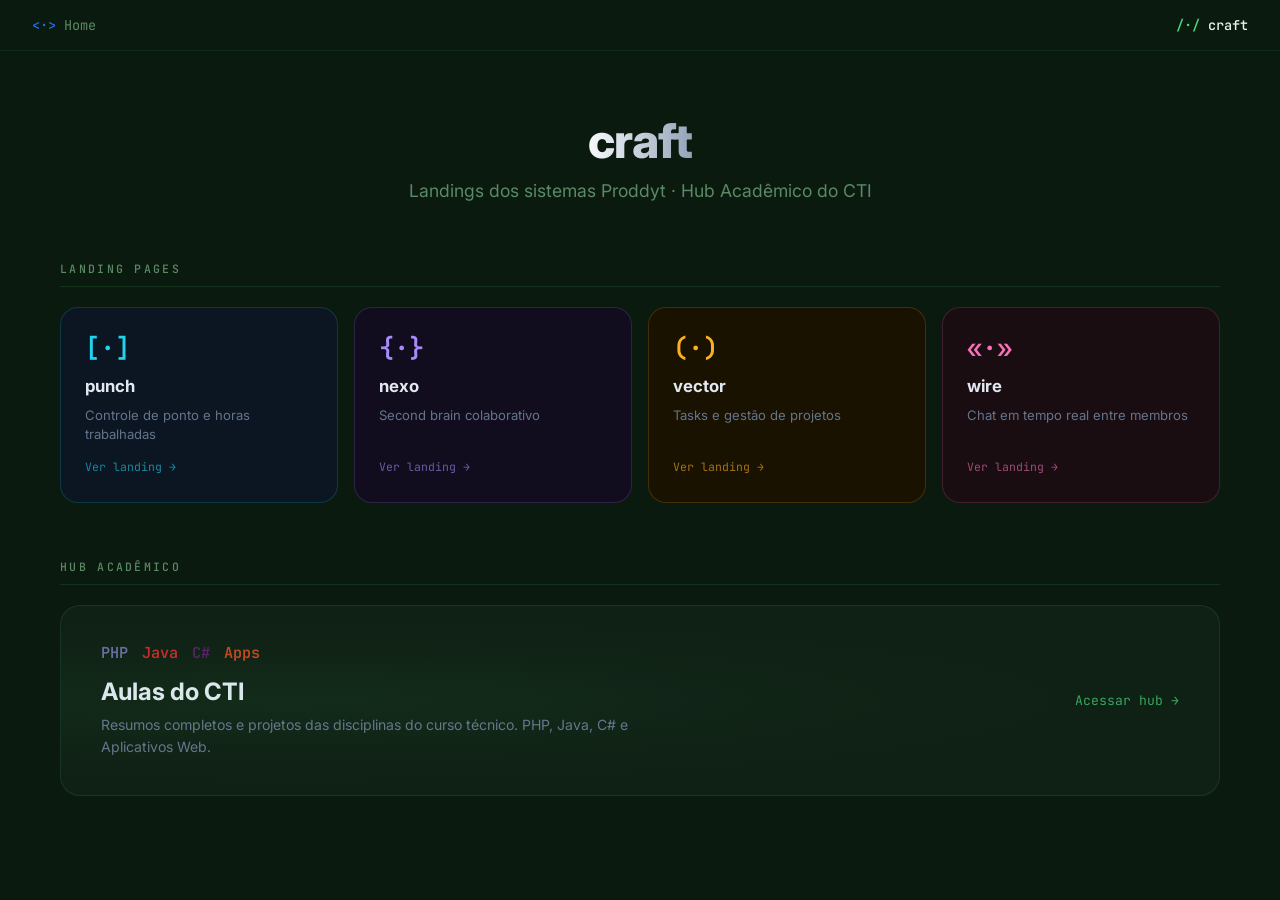
<file: index.html>
<!DOCTYPE html>
<html lang="pt-br">

<head>
    <meta charset="UTF-8">
    <meta name="viewport" content="width=device-width, initial-scale=1.0">
    <title>craft</title>
    <meta name="application-name" content="craft">
    <meta name="theme-color" content="#0B1A0F">
    <link rel="icon" type="image/svg+xml" href="favicon.svg">
    <link rel="stylesheet" href="style.css">
    <link rel="preconnect" href="https://fonts.googleapis.com">
    <link rel="preconnect" href="https://fonts.gstatic.com" crossorigin>
    <link href="https://fonts.googleapis.com/css2?family=Inter:wght@300;400;500;600;700&family=JetBrains+Mono:wght@400;500&display=swap" rel="stylesheet">
</head>

<body>
    <nav class="craft-nav">
        <a href="https://proddyt.site" class="nav-back" title="Voltar ao hub"><span class="hub-mark">&lt;·&gt;</span> Home</a>
        <span class="nav-brand"><span class="nav-mark">/·/</span><span class="nav-name">craft</span></span>
    </nav>

    <div class="hub-wrapper">
        <header class="hub-header">
            <div class="logo">
                <h1>craft</h1>
            </div>
            <p>Landings dos sistemas Proddyt · Hub Acadêmico do CTI</p>
        </header>

        <!-- Bloco 1: Landing Pages -->
        <section class="hub-section">
            <h2 class="section-label">Landing Pages</h2>
            <div class="hub-grid hub-grid-landings">

                <a href="landings/punch.html" class="landing-card-link">
                    <div class="landing-card" style="--lc-color:#22D3EE;--lc-bg:#0B1622;--lc-border:rgba(34,211,238,0.18)">
                        <div class="landing-card-mark">[·]</div>
                        <div class="landing-card-name">punch</div>
                        <div class="landing-card-desc">Controle de ponto e horas trabalhadas</div>
                        <span class="landing-card-cta">Ver landing →</span>
                    </div>
                </a>

                <a href="landings/nexo.html" class="landing-card-link">
                    <div class="landing-card" style="--lc-color:#A78BFA;--lc-bg:#110D1F;--lc-border:rgba(167,139,250,0.18)">
                        <div class="landing-card-mark">{·}</div>
                        <div class="landing-card-name">nexo</div>
                        <div class="landing-card-desc">Second brain colaborativo</div>
                        <span class="landing-card-cta">Ver landing →</span>
                    </div>
                </a>

                <a href="landings/vector.html" class="landing-card-link">
                    <div class="landing-card" style="--lc-color:#FBB024;--lc-bg:#1A1200;--lc-border:rgba(251,176,36,0.18)">
                        <div class="landing-card-mark">(·)</div>
                        <div class="landing-card-name">vector</div>
                        <div class="landing-card-desc">Tasks e gestão de projetos</div>
                        <span class="landing-card-cta">Ver landing →</span>
                    </div>
                </a>

                <a href="landings/wire.html" class="landing-card-link">
                    <div class="landing-card" style="--lc-color:#F472B6;--lc-bg:#1A0D12;--lc-border:rgba(244,114,182,0.18)">
                        <div class="landing-card-mark">«·»</div>
                        <div class="landing-card-name">wire</div>
                        <div class="landing-card-desc">Chat em tempo real entre membros</div>
                        <span class="landing-card-cta">Ver landing →</span>
                    </div>
                </a>

            </div>
        </section>

        <!-- Bloco 2: Hub Acadêmico -->
        <section class="hub-section">
            <h2 class="section-label">Hub Acadêmico</h2>
            <a href="aulas/index.html" class="featured-card-link">
                <div class="featured-card">
                    <div class="featured-card-glow"></div>
                    <div class="featured-card-body">
                        <div class="featured-card-left">
                            <div class="featured-card-marks">
                                <span style="color:#777BB4">PHP</span>
                                <span style="color:#EA2D2E">Java</span>
                                <span style="color:#68217A">C#</span>
                                <span style="color:#E34F26">Apps</span>
                            </div>
                            <h3 class="featured-card-title">Aulas do CTI</h3>
                            <p class="featured-card-desc">Resumos completos e projetos das disciplinas do curso técnico. PHP, Java, C# e Aplicativos Web.</p>
                        </div>
                        <span class="featured-card-cta">Acessar hub →</span>
                    </div>
                </div>
            </a>
        </section>
    </div>

<!-- CI/CD test - deploy automático funcionando ✓ -->
</body>

</html>
</file>
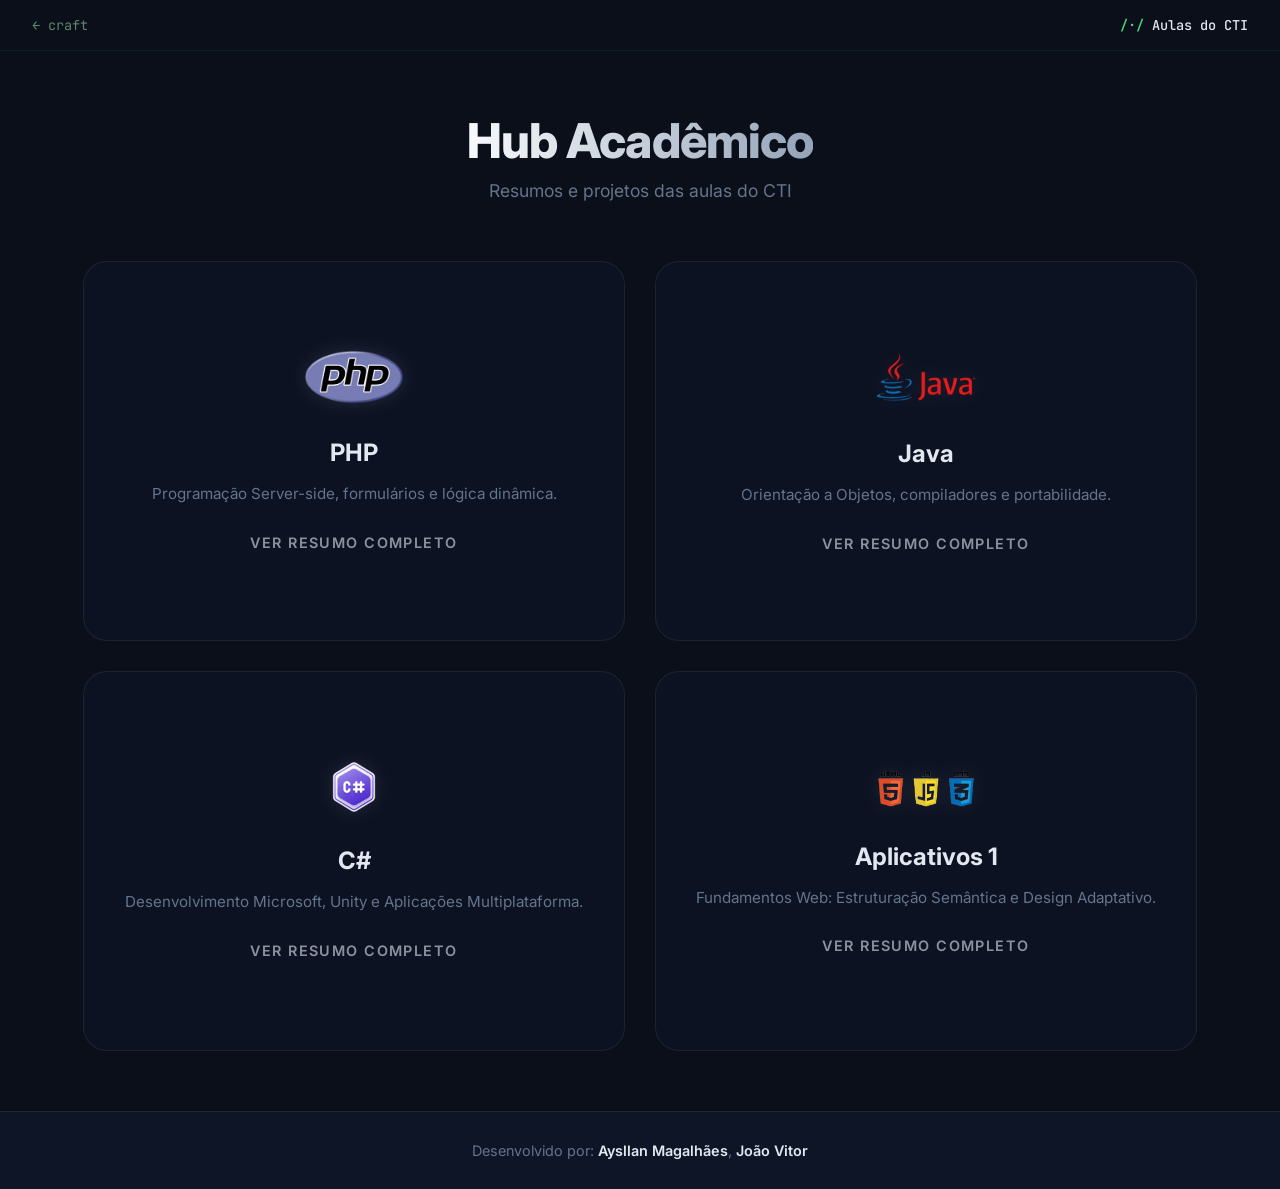
<file: aulas/index.html>
<!DOCTYPE html>
<html lang="pt-br">

<head>
    <meta charset="UTF-8">
    <meta name="viewport" content="width=device-width, initial-scale=1.0">
    <title>Aulas do CTI · craft</title>
    <meta name="application-name" content="craft">
    <meta name="theme-color" content="#0B1A0F">
    <link rel="icon" type="image/svg+xml" href="../favicon.svg">
    <link rel="stylesheet" href="../style.css">
    <link rel="preconnect" href="https://fonts.googleapis.com">
    <link rel="preconnect" href="https://fonts.gstatic.com" crossorigin>
    <link href="https://fonts.googleapis.com/css2?family=Inter:wght@300;400;500;600;700&family=JetBrains+Mono:wght@400;500&display=swap" rel="stylesheet">
    <style>
        :root {
            --bg-color:    #0a0f1a;
            --card-bg:     rgba(15, 23, 42, 0.5);
            --card-border: rgba(255, 255, 255, 0.07);
            --text-primary:   #e2e8f0;
            --text-secondary: #64748b;
        }
    </style>
</head>

<body>
    <nav class="craft-nav">
        <a href="../index.html" class="nav-back" title="Voltar ao craft">← craft</a>
        <span class="nav-brand"><span class="nav-mark">/·/</span><span class="nav-name">Aulas do CTI</span></span>
    </nav>
    <div class="hub-wrapper">
        <header class="hub-header">
            <div class="logo">
                <h1>Hub Acadêmico</h1>
            </div>
            <p>Resumos e projetos das aulas do CTI</p>
        </header>

        <main class="hub-grid force-2x2">
            <a href="php.html" class="subject-card-link">
                <div class="subject-card" data-subject="php">
                    <div class="card-glow"></div>
                    <div class="card-content">
                        <div class="subject-logo php-logo">
                            <img src="../image/PHP-logo.png" alt="PHP Logo" width="100">
                        </div>
                        <h3>PHP</h3>
                        <p>Programação Server-side, formulários e lógica dinâmica.</p>
                        <span class="learn-more">Ver Resumo Completo</span>
                    </div>
                </div>
            </a>

            <a href="java.html" class="subject-card-link">
                <div class="subject-card" data-subject="java">
                    <div class="card-glow"></div>
                    <div class="card-content">
                        <div class="subject-logo java-logo">
                            <img src="../image/java.png" alt="Java Logo" width="100">
                        </div>
                        <h3>Java</h3>
                        <p>Orientação a Objetos, compiladores e portabilidade.</p>
                        <span class="learn-more">Ver Resumo Completo</span>
                    </div>
                </div>
            </a>

            <a href="csharp.html" class="subject-card-link">
                <div class="subject-card" data-subject="csharp">
                    <div class="card-glow"></div>
                    <div class="card-content">
                        <div class="subject-logo csharp-logo">
                            <img src="../image/csharp.png" alt="C# Logo" width="100">
                        </div>
                        <h3>C#</h3>
                        <p>Desenvolvimento Microsoft, Unity e Aplicações Multiplataforma.</p>
                        <span class="learn-more">Ver Resumo Completo</span>
                    </div>
                </div>
            </a>

            <a href="apps.html" class="subject-card-link">
                <div class="subject-card" data-subject="apps">
                    <div class="card-glow"></div>
                    <div class="card-content">
                        <div class="subject-logo apps-logo">
                            <img src="../image/html.png" alt="HTML CSS Logo" width="100">
                        </div>
                        <h3>Aplicativos 1</h3>
                        <p>Fundamentos Web: Estruturação Semântica e Design Adaptativo.</p>
                        <span class="learn-more">Ver Resumo Completo</span>
                    </div>
                </div>
            </a>
        </main>
    </div>
    <footer class="hub-footer">
        <p>Desenvolvido por: <a href="https://github.com/Proddytds" target="_blank" rel="noopener noreferrer">Aysllan Magalhães</a>,
                            <a href="https://github.com/joaovitor19cti" target="_blank" rel="noopener noreferrer">João Vitor</a></p>
    </footer>
</body>

</html>
</file>
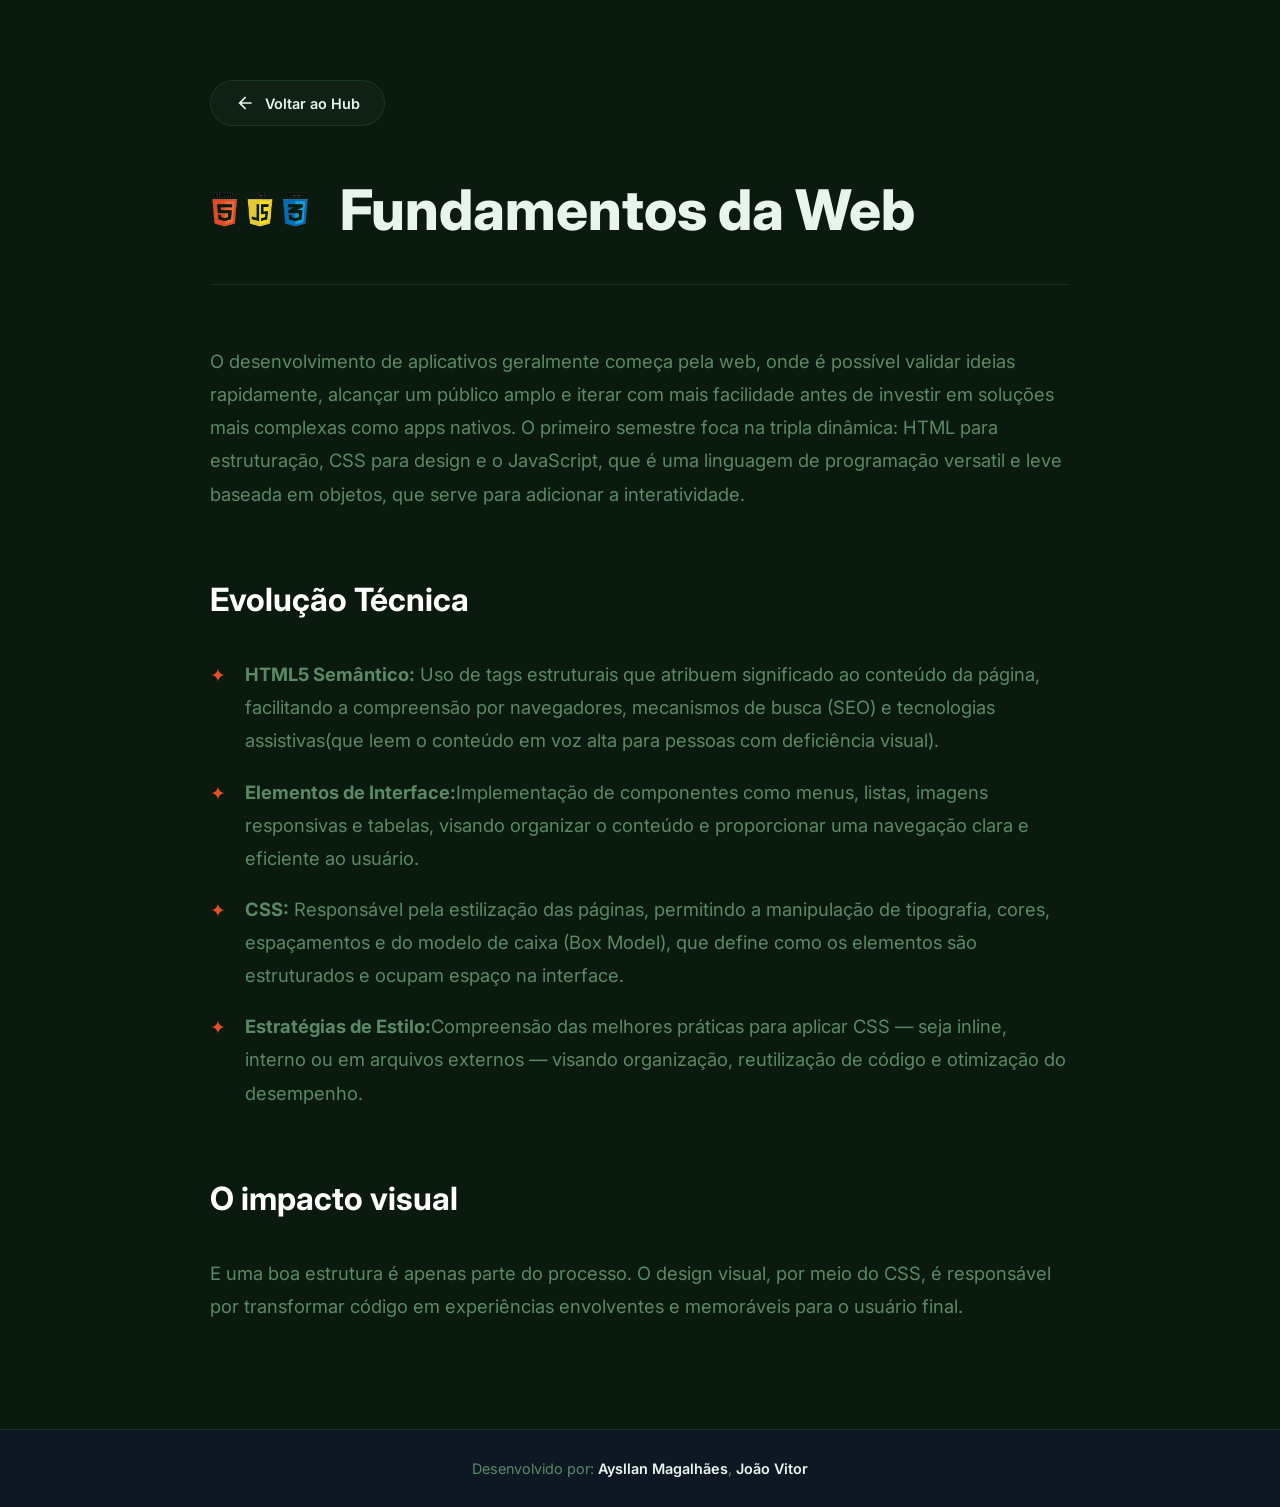
<file: aulas/apps.html>
<!DOCTYPE html>
<html lang="pt-br">

<head>
    <meta charset="UTF-8">
    <meta name="viewport" content="width=device-width, initial-scale=1.0">
    <title>Aplicativos 1 - Hub Acadêmico</title>
    <link rel="stylesheet" href="../style.css">
    <link rel="preconnect" href="https://fonts.googleapis.com">
    <link rel="preconnect" href="https://fonts.gstatic.com" crossorigin>
    <link href="https://fonts.googleapis.com/css2?family=Inter:wght@300;400;500;600;700&display=swap" rel="stylesheet">
</head>

<body class="page-apps">
    <div class="content-page">
        <header class="back-header">
            <a href="index.html" class="back-btn">
                <svg viewBox="0 0 24 24" width="20" height="20">
                    <path fill="currentColor"
                        d="M20,11V13H8L13.5,18.5L12.08,19.92L4.16,12L12.08,4.08L13.5,5.5L8,11H20Z" />
                </svg>
                Voltar ao Hub
            </a>
        </header>

        <header class="page-header">
            <div class="page-logo">
                <img src="../image/html.png" alt="HTML CSS Logo" width="100">
            </div>
            <h1>Fundamentos da Web</h1>
        </header>

        <section class="main-content">
            <p>O desenvolvimento de aplicativos geralmente começa pela web, onde é possível
                validar ideias rapidamente, alcançar um público amplo e iterar com mais 
                facilidade antes de investir em soluções mais complexas como apps nativos.
                O primeiro semestre foca na tripla dinâmica: HTML para estruturação, CSS para
                design e o JavaScript, que é uma linguagem de programação versatil e leve baseada 
                em objetos, que serve para adicionar a interatividade.</p>

            <h2>Evolução Técnica</h2>
            <ul>
                <li><strong>HTML5 Semântico:</strong> Uso de tags estruturais que atribuem significado ao conteúdo da página,
                            facilitando a compreensão por navegadores, mecanismos de busca (SEO) e tecnologias
                            assistivas(que leem o conteúdo em voz alta para pessoas com deficiência visual).
</li>
                <li><strong>Elementos de Interface:</strong>Implementação de componentes como menus, listas, imagens
                            responsivas e tabelas, visando organizar o conteúdo e proporcionar uma navegação clara
                            e eficiente ao usuário.
</li>
                <li><strong>CSS:</strong> Responsável pela estilização das páginas, permitindo a manipulação de tipografia, cores,
                            espaçamentos e do modelo de caixa (Box Model), que define como os elementos são estruturados
                            e ocupam espaço na interface.</li>
                <li><strong>Estratégias de Estilo:</strong>Compreensão das melhores práticas para aplicar CSS — seja inline, interno
                            ou em arquivos externos — visando organização, reutilização de código e otimização do desempenho.</li>
            </ul>

            <h2>O impacto visual</h2>
            <p>E uma boa estrutura é apenas parte do processo. O design visual, por meio do CSS, é responsável por transformar código
            em experiências envolventes e memoráveis para o usuário final.</p>
        </section>
    </div>
    <footer class="hub-footer">
        <p>Desenvolvido por: <a href="https://github.com/Proddytds" target="_blank" rel="noopener noreferrer">Aysllan Magalhães</a>, 
                            <a href="https://github.com/joaovitor19cti" target="_blank" rel="noopener noreferrer">João Vitor
            </a></p>
    </footer>
</body>

</html>
</file>
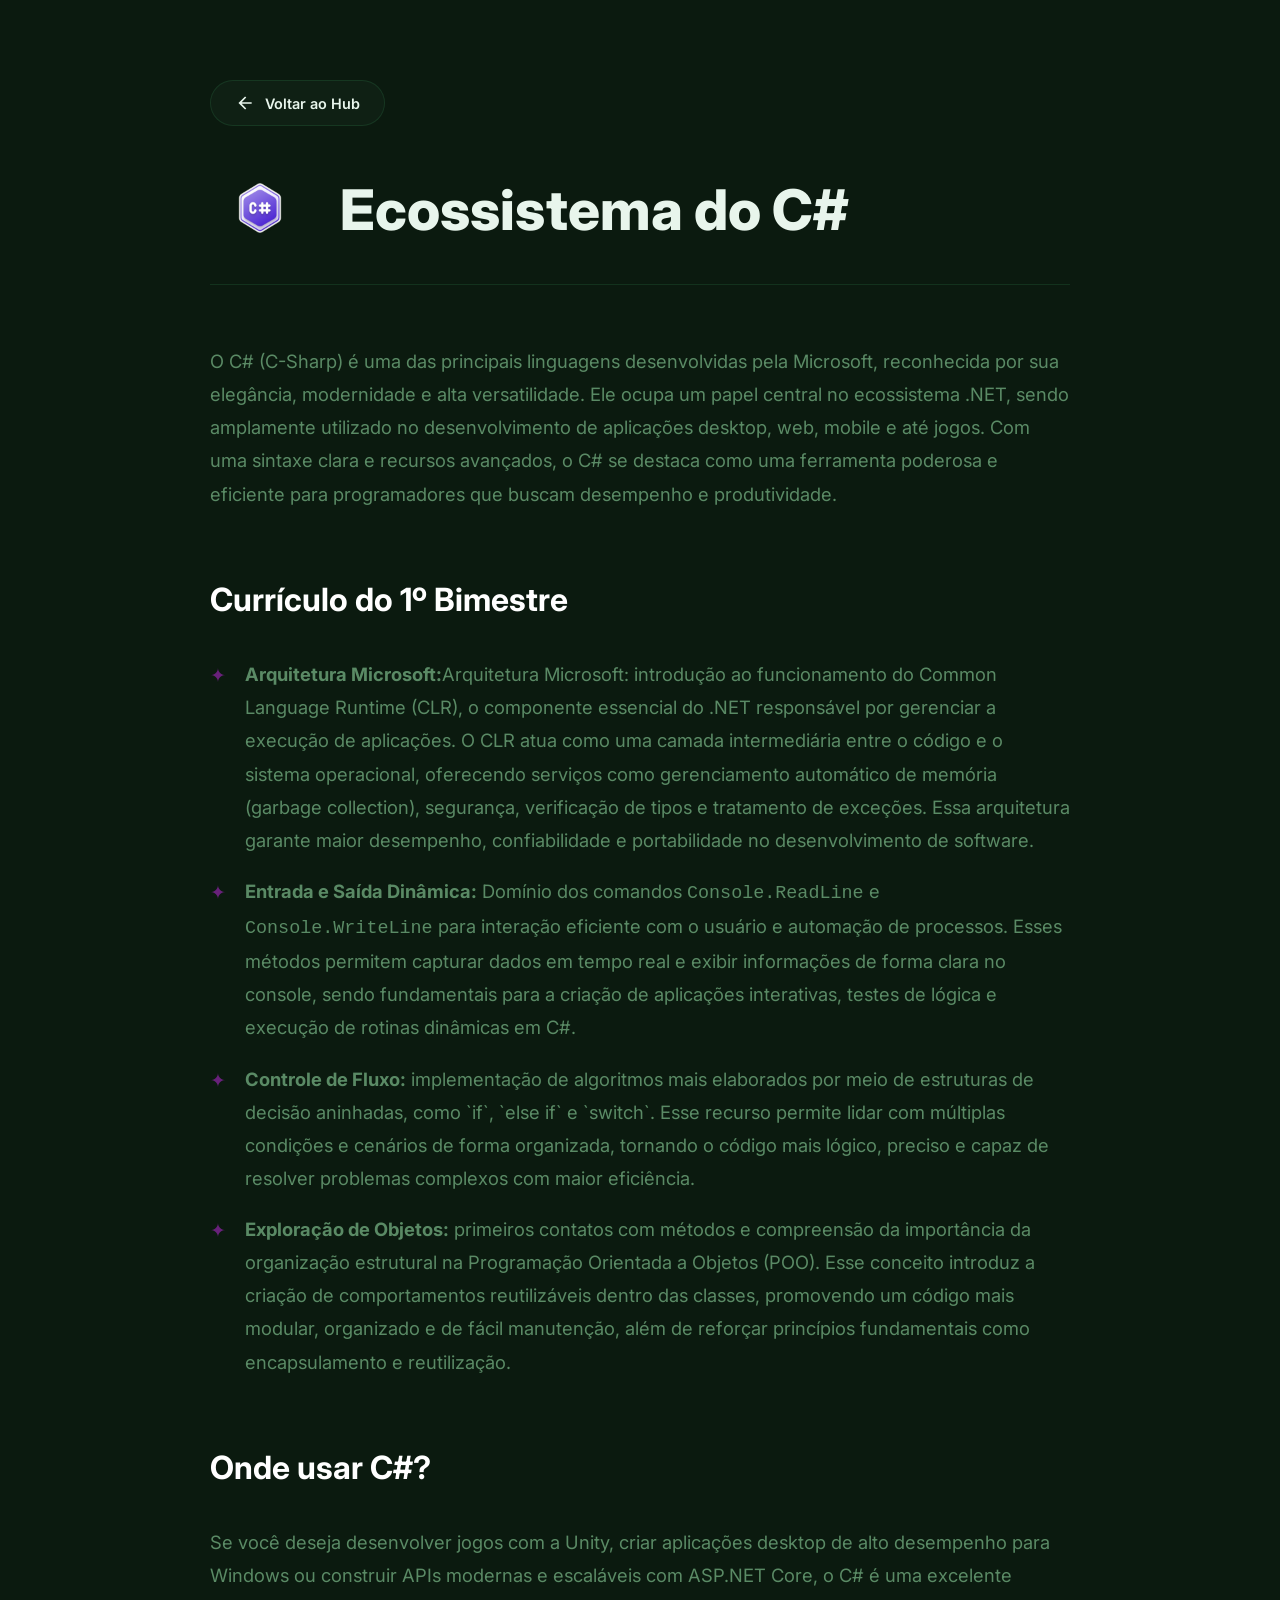
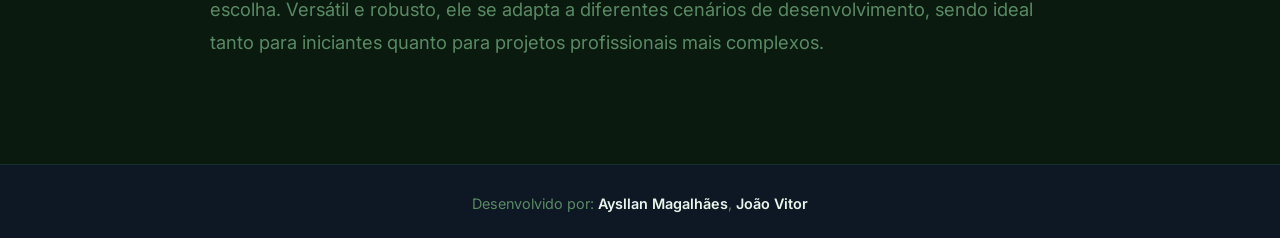
<file: aulas/csharp.html>
<!DOCTYPE html>
<html lang="pt-br">

<head>
    <meta charset="UTF-8">
    <meta name="viewport" content="width=device-width, initial-scale=1.0">
    <title>C# - Hub Acadêmico</title>
    <link rel="stylesheet" href="../style.css">
    <link rel="preconnect" href="https://fonts.googleapis.com">
    <link rel="preconnect" href="https://fonts.gstatic.com" crossorigin>
    <link href="https://fonts.googleapis.com/css2?family=Inter:wght@300;400;500;600;700&display=swap" rel="stylesheet">
</head>

<body class="page-csharp">
    <div class="content-page">
        <header class="back-header">
            <a href="index.html" class="back-btn">
                <svg viewBox="0 0 24 24" width="20" height="20">
                    <path fill="currentColor"
                        d="M20,11V13H8L13.5,18.5L12.08,19.92L4.16,12L12.08,4.08L13.5,5.5L8,11H20Z" />
                </svg>
                Voltar ao Hub
            </a>
        </header>

        <header class="page-header">
            <div class="page-logo">
                <img src="../image/csharp.png" alt="C# Logo" width="100">
            </div>
            <h1>Ecossistema do C#</h1>
        </header>

        <section class="main-content">
            <p>O C# (C-Sharp) é uma das principais linguagens desenvolvidas pela Microsoft, reconhecida por sua
                elegância, modernidade e alta versatilidade. Ele ocupa um papel central no ecossistema .NET,
                sendo amplamente utilizado no desenvolvimento de aplicações desktop, web, mobile e até jogos.
                Com uma sintaxe clara e recursos avançados, o C# se destaca como uma ferramenta poderosa e
                eficiente para programadores que buscam desempenho e produtividade.</p>

            <h2>Currículo do 1º Bimestre</h2>
            <ul>
                <li><strong>Arquitetura Microsoft:</strong>Arquitetura Microsoft: introdução ao funcionamento
                            do Common Language Runtime (CLR), o componente essencial do .NET responsável por
                            gerenciar a execução de aplicações. O CLR atua como uma camada intermediária entre
                            o código e o sistema operacional, oferecendo serviços como gerenciamento automático
                            de memória (garbage collection), segurança, verificação de tipos e tratamento de
                            exceções. Essa arquitetura garante maior desempenho, confiabilidade e portabilidade
                            no desenvolvimento de software.</li>

                <li><strong>Entrada e Saída Dinâmica:</strong> Domínio dos comandos <code>Console.ReadLine</code> e
                    <code>Console.WriteLine</code> para interação eficiente com o usuário e automação de processos.
                    Esses métodos permitem capturar dados em tempo real e exibir informações de forma clara no console,
                    sendo fundamentais para a criação de aplicações interativas, testes de lógica e execução de rotinas
                    dinâmicas em C#.

                </li>
                <li><strong>Controle de Fluxo:</strong> implementação de algoritmos mais elaborados por meio de estruturas
                    de decisão aninhadas, como `if`, `else if` e `switch`. Esse recurso permite lidar com múltiplas condições
                    e cenários de forma organizada, tornando o código mais lógico, preciso e capaz de resolver problemas
                    complexos com maior eficiência.
</li>

                <li><strong>Exploração de Objetos:</strong> primeiros contatos com métodos e compreensão da importância da
                    organização estrutural na Programação Orientada a Objetos (POO). Esse conceito introduz a criação de
                    comportamentos reutilizáveis dentro das classes, promovendo um código mais modular, organizado e de
                    fácil manutenção, além de reforçar princípios fundamentais como encapsulamento e reutilização.
</li>
            </ul>

            <h2>Onde usar C#?</h2>
            <p>Se você deseja desenvolver jogos com a Unity, criar aplicações desktop de alto desempenho para Windows
                ou construir APIs modernas e escaláveis com ASP.NET Core, o C# é uma excelente escolha. Versátil e robusto,
                ele se adapta a diferentes cenários de desenvolvimento, sendo ideal tanto para iniciantes quanto para
                projetos profissionais mais complexos.</p>
        </section>
    </div>
    <footer class="hub-footer">
        <p>Desenvolvido por: <a href="https://github.com/Proddytds" target="_blank" rel="noopener noreferrer">Aysllan Magalhães</a>, 
                            <a href="https://github.com/joaovitor19cti" target="_blank" rel="noopener noreferrer">João Vitor
            </a></p>
    </footer>
</body>

</html>
</file>
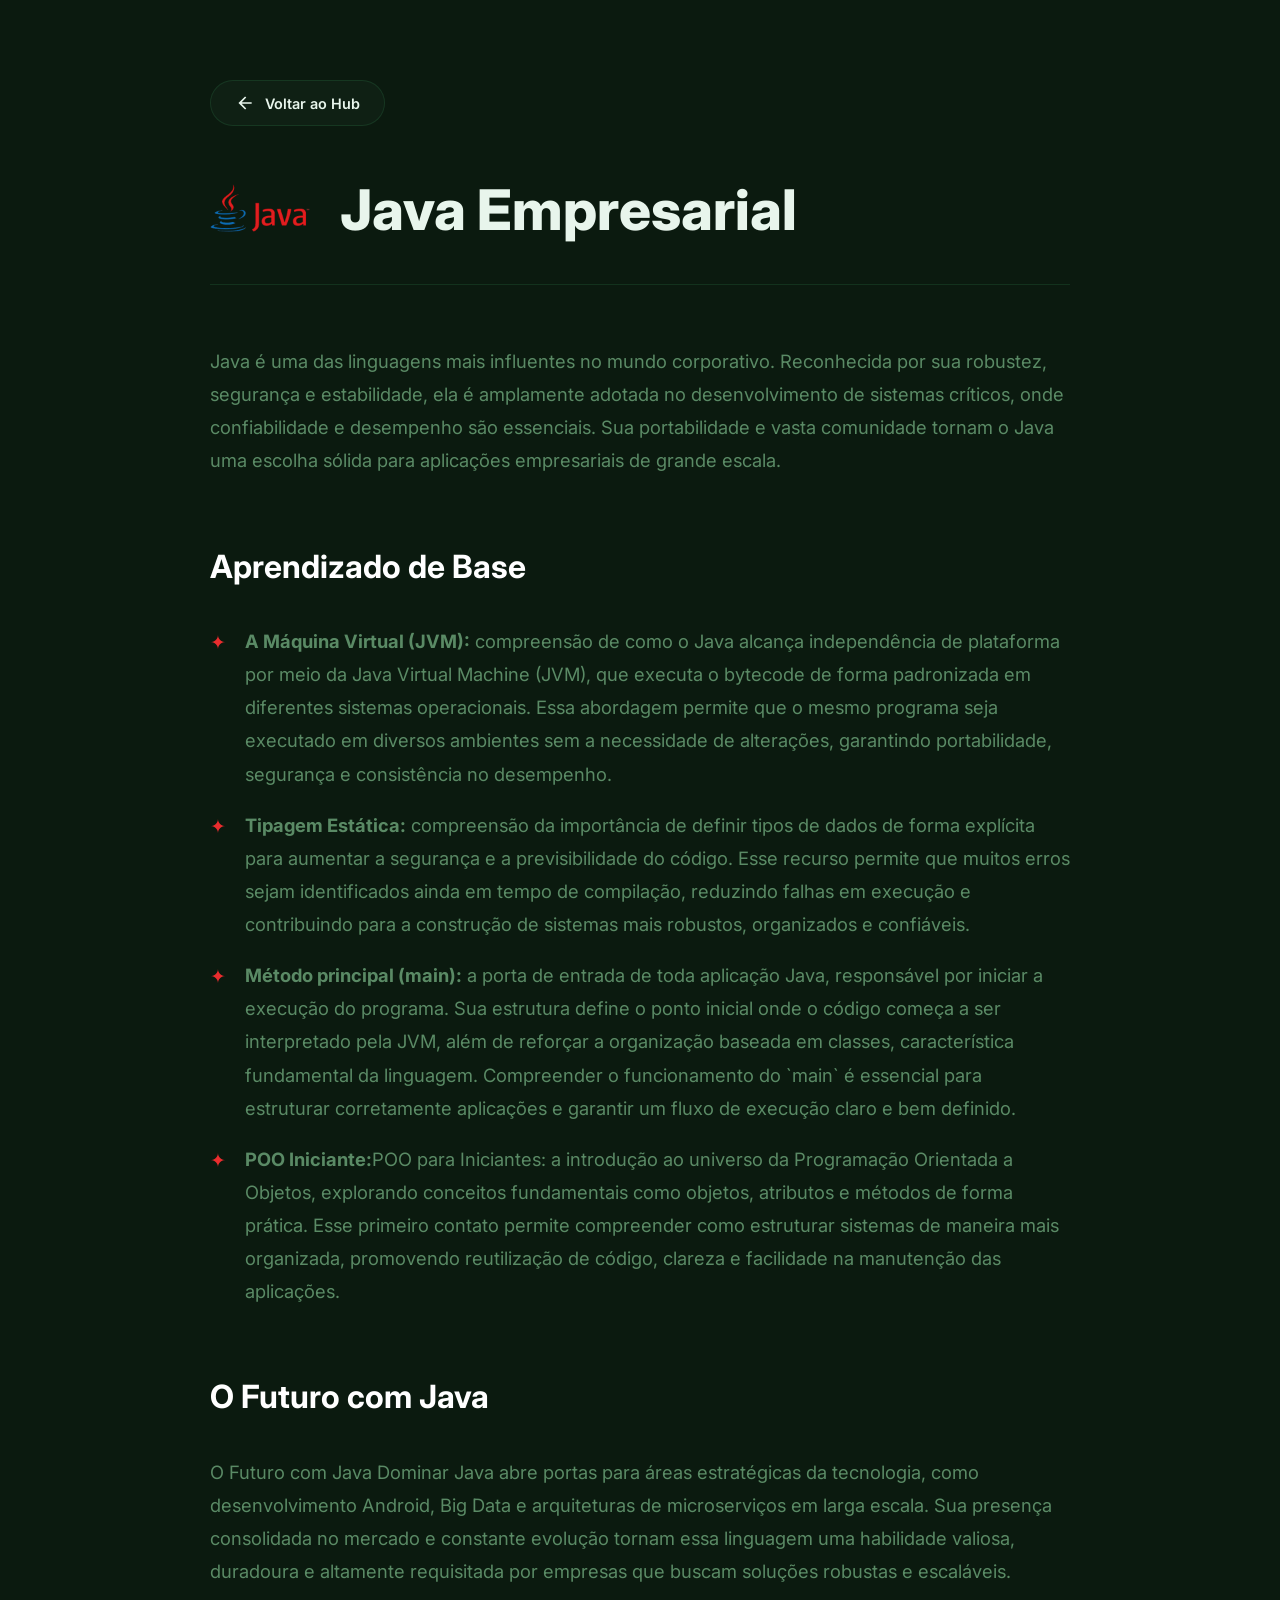
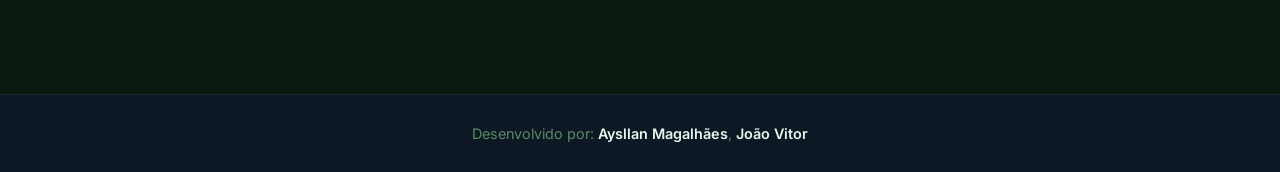
<file: aulas/java.html>
<!DOCTYPE html>
<html lang="pt-br">

<head>
    <meta charset="UTF-8">
    <meta name="viewport" content="width=device-width, initial-scale=1.0">
    <title>Java - Hub Acadêmico</title>
    <link rel="stylesheet" href="../style.css">
    <link rel="preconnect" href="https://fonts.googleapis.com">
    <link rel="preconnect" href="https://fonts.gstatic.com" crossorigin>
    <link href="https://fonts.googleapis.com/css2?family=Inter:wght@300;400;500;600;700&display=swap" rel="stylesheet">
</head>

<body class="page-java">
    <div class="content-page">
        <header class="back-header">
            <a href="index.html" class="back-btn">
                <svg viewBox="0 0 24 24" width="20" height="20">
                    <path fill="currentColor"
                        d="M20,11V13H8L13.5,18.5L12.08,19.92L4.16,12L12.08,4.08L13.5,5.5L8,11H20Z" />
                </svg>
                Voltar ao Hub
            </a>
        </header>

        <header class="page-header">
            <div class="page-logo">
                <img src="../image/java.png" alt="Java Logo" width="100">
            </div>
            <h1>Java Empresarial</h1>
        </header>

        <section class="main-content">
            <p>Java é uma das linguagens mais influentes no mundo corporativo. Reconhecida por sua robustez, segurança
                e estabilidade, ela é amplamente adotada no desenvolvimento de sistemas críticos, onde confiabilidade
                e desempenho são essenciais. Sua portabilidade e vasta comunidade tornam o Java uma escolha sólida
                para aplicações empresariais de grande escala.</p>

            <h2>Aprendizado de Base</h2>
            <ul>
                <li><strong>A Máquina Virtual (JVM):</strong> compreensão de como o Java alcança independência de
                    plataforma por meio da Java Virtual Machine (JVM), que executa o bytecode de forma padronizada
                    em diferentes sistemas operacionais. Essa abordagem permite que o mesmo programa seja executado
                    em diversos ambientes sem a necessidade de alterações, garantindo portabilidade, segurança
                    e consistência no desempenho.</li>

                <li><strong>Tipagem Estática:</strong> compreensão da importância de definir tipos de dados de forma
                    explícita para aumentar a segurança e a previsibilidade do código. Esse recurso permite que muitos
                    erros sejam identificados ainda em tempo de compilação, reduzindo falhas em execução e contribuindo
                    para a construção de sistemas mais robustos, organizados e confiáveis.</li>

                <li><strong>Método principal (main):</strong> a porta de entrada de toda aplicação Java, responsável por
                    iniciar a execução do programa. Sua estrutura define o ponto inicial onde o código começa a ser
                    interpretado pela JVM, além de reforçar a organização baseada em classes, característica fundamental
                    da linguagem. Compreender o funcionamento do `main` é essencial para estruturar corretamente aplicações
                    e garantir um fluxo de execução claro e bem definido.</li>

                <li><strong>POO Iniciante:</strong>POO para Iniciantes: a introdução ao universo da Programação Orientada a
                    Objetos, explorando conceitos fundamentais como objetos, atributos e métodos de forma prática. Esse
                    primeiro contato permite compreender como estruturar sistemas de maneira mais organizada, promovendo
                    reutilização de código, clareza e facilidade na manutenção das aplicações.</li>
            </ul>

            <h2>O Futuro com Java</h2>
            <p>O Futuro com Java
            Dominar Java abre portas para áreas estratégicas da tecnologia, como desenvolvimento Android, Big Data e
            arquiteturas de microserviços em larga escala. Sua presença consolidada no mercado e constante evolução
            tornam essa linguagem uma habilidade valiosa, duradoura e altamente requisitada por empresas que buscam
            soluções robustas e escaláveis.</p>
        </section>
    </div>
    <footer class="hub-footer">
        <p>Desenvolvido por: <a href="https://github.com/Proddytds" target="_blank" rel="noopener noreferrer">Aysllan Magalhães</a>, 
                            <a href="https://github.com/joaovitor19cti" target="_blank" rel="noopener noreferrer">João Vitor
            </a></p>
    </footer>
</body>

</html>
</file>
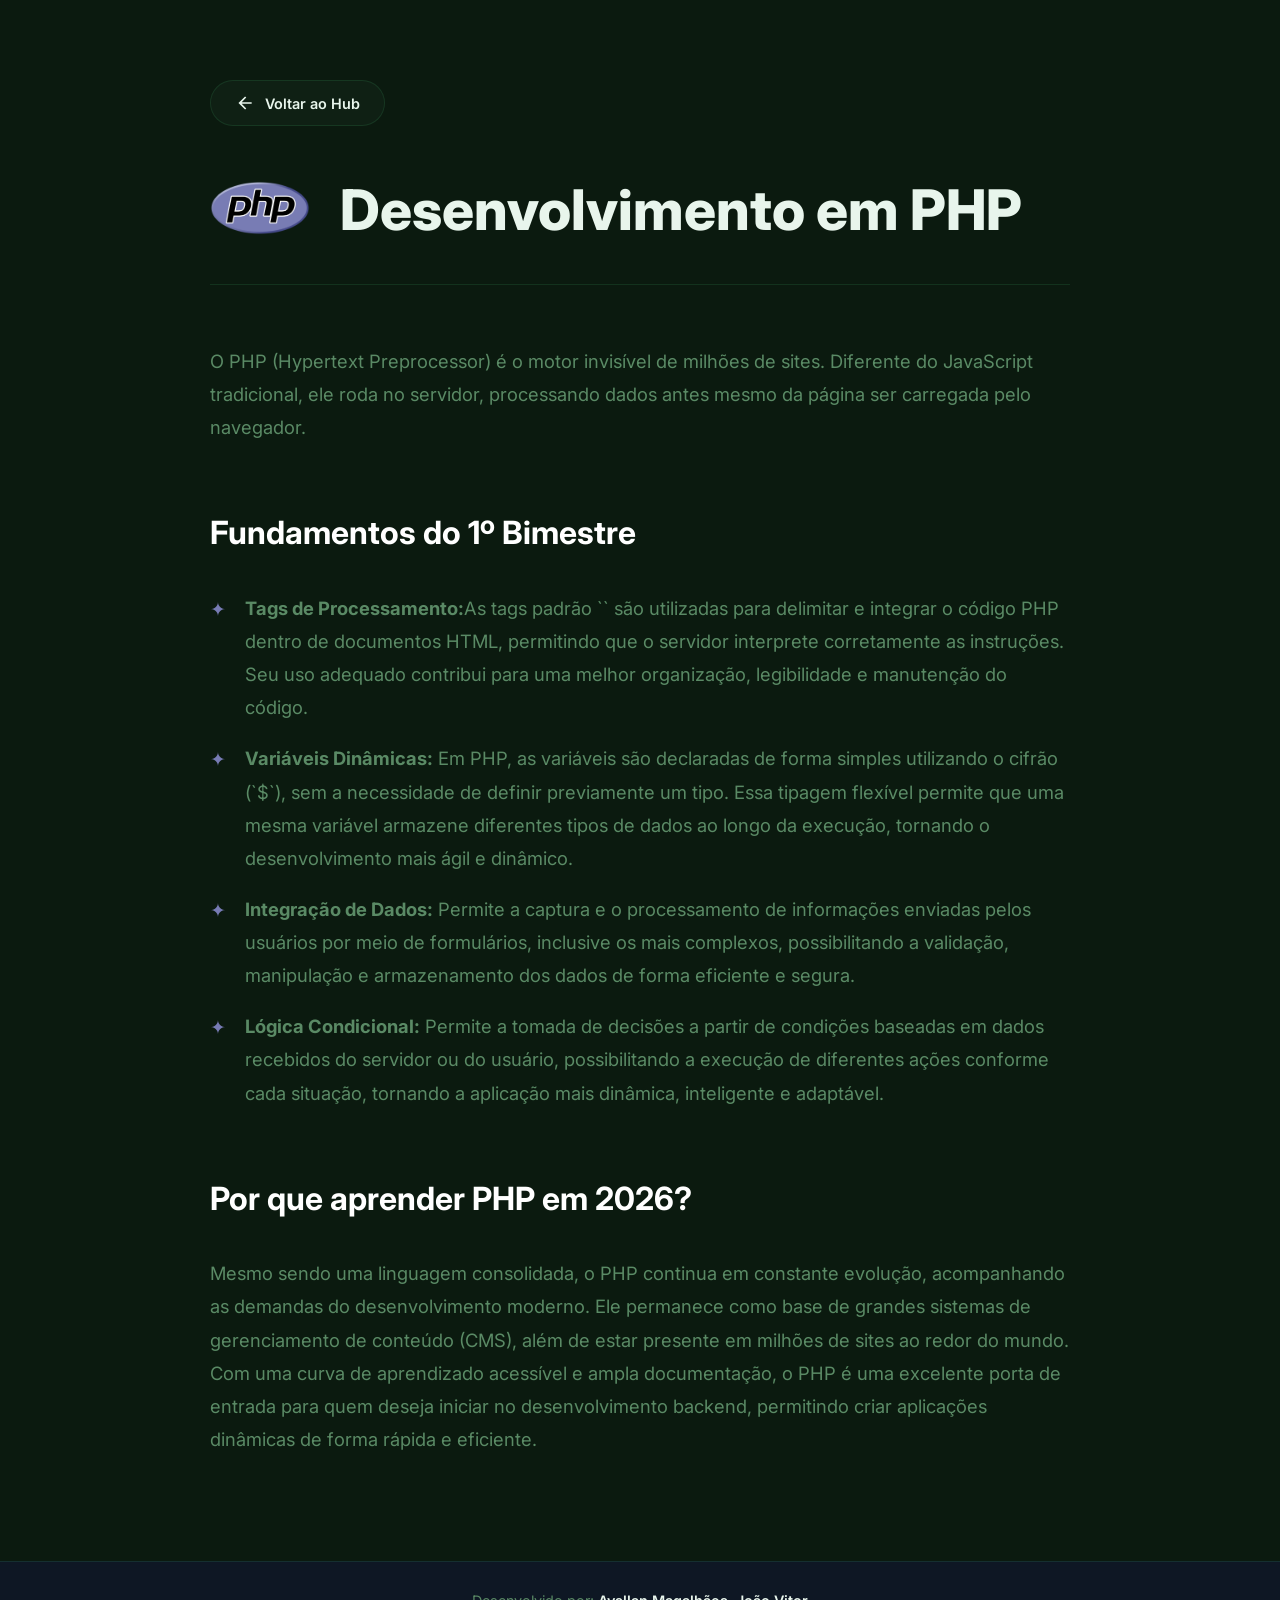
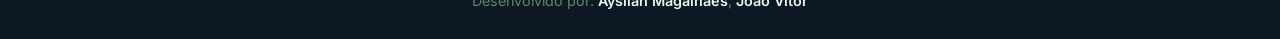
<file: aulas/php.html>
<!DOCTYPE html>
<html lang="pt-br">

<head>
    <meta charset="UTF-8">
    <meta name="viewport" content="width=device-width, initial-scale=1.0">
    <title>PHP - Hub Acadêmico</title>
    <link rel="stylesheet" href="../style.css">
    <link rel="preconnect" href="https://fonts.googleapis.com">
    <link rel="preconnect" href="https://fonts.gstatic.com" crossorigin>
    <link href="https://fonts.googleapis.com/css2?family=Inter:wght@300;400;500;600;700&display=swap" rel="stylesheet">
</head>

<body class="page-php">
    <div class="content-page">
        <header class="back-header">
            <a href="index.html" class="back-btn">
                <svg viewBox="0 0 24 24" width="20" height="20">
                    <path fill="currentColor"
                        d="M20,11V13H8L13.5,18.5L12.08,19.92L4.16,12L12.08,4.08L13.5,5.5L8,11H20Z" />
                </svg>
                Voltar ao Hub
            </a>
        </header>

        <header class="page-header">
            <div class="page-logo">
                <img src="../image/PHP-logo.png" alt="PHP Logo" width="100">
            </div>
            <h1>Desenvolvimento em PHP</h1>
        </header>

        <section class="main-content">
            <p>O PHP (Hypertext Preprocessor) é o motor invisível de milhões de sites. Diferente do JavaScript
                tradicional, ele roda no servidor, processando dados antes mesmo da página ser carregada pelo navegador.
            </p>

            <h2>Fundamentos do 1º Bimestre</h2>
            <ul>
                <li><strong>Tags de Processamento:</strong>As tags padrão `<?php ... ?>` são utilizadas para delimitar
                    e integrar o código PHP dentro de documentos HTML, permitindo que o servidor interprete corretamente
                    as instruções. Seu uso adequado contribui para uma melhor organização, legibilidade e manutenção
                    do código.</li>

                <li><strong>Variáveis Dinâmicas:</strong> Em PHP, as variáveis são declaradas de
                    forma simples utilizando o cifrão (`$`), sem a necessidade de definir previamente um tipo. Essa
                    tipagem flexível permite que uma mesma variável armazene diferentes tipos de dados ao longo da
                    execução, tornando o desenvolvimento mais ágil e dinâmico.</li>

                <li><strong>Integração de Dados:</strong> Permite a captura e o processamento de
                    informações enviadas pelos usuários por meio de formulários, inclusive os mais complexos,
                    possibilitando a validação, manipulação e armazenamento dos dados de forma eficiente e segura.</li>

                <li><strong>Lógica Condicional:</strong> Permite a tomada de decisões a partir de condições baseadas em
                    dados recebidos do servidor ou do usuário, possibilitando a execução de diferentes ações conforme
                    cada situação, tornando a aplicação mais dinâmica, inteligente e adaptável.</li>
            </ul>

            <h2>Por que aprender PHP em 2026?</h2>
            <p>Mesmo sendo uma linguagem consolidada, o PHP continua em constante evolução, acompanhando as demandas do
            desenvolvimento moderno. Ele permanece como base de grandes sistemas de gerenciamento de conteúdo (CMS),
            além de estar presente em milhões de sites ao redor do mundo. Com uma curva de aprendizado acessível e
            ampla documentação, o PHP é uma excelente porta de entrada para quem deseja iniciar no desenvolvimento
            backend, permitindo criar aplicações dinâmicas de forma rápida e eficiente.</p>
            
        </section>
    </div>
    <footer class="hub-footer">
        <p>Desenvolvido por: <a href="https://github.com/Proddytds" target="_blank" rel="noopener noreferrer">Aysllan Magalhães</a>, 
                            <a href="https://github.com/joaovitor19cti" target="_blank" rel="noopener noreferrer">João Vitor
            </a></p>
    </footer>
</body>

</html>
</file>
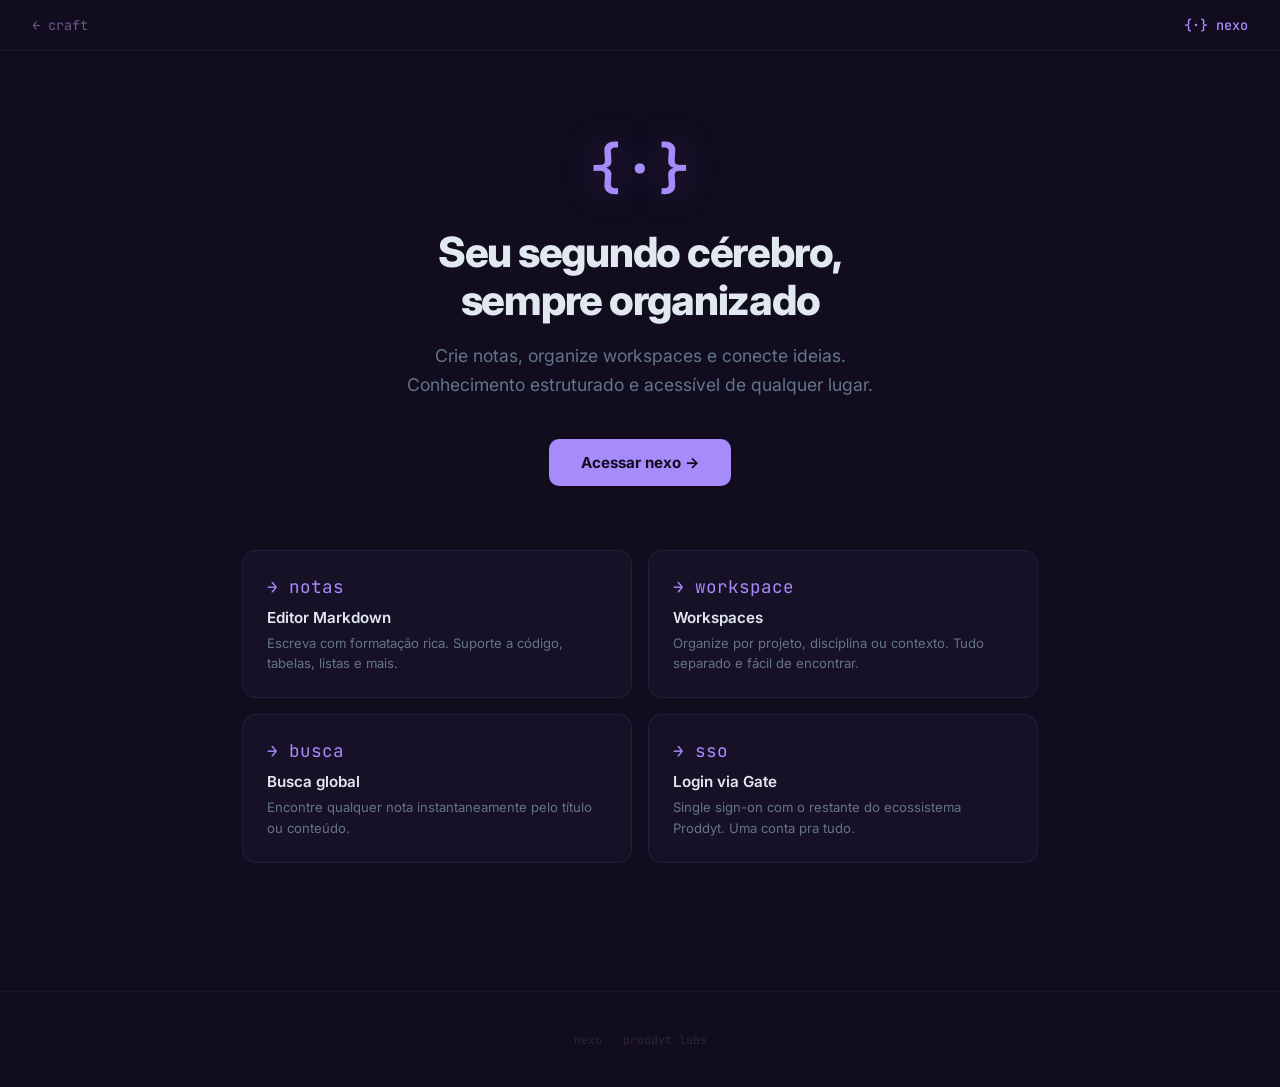
<file: landings/nexo.html>
<!DOCTYPE html>
<html lang="pt-br">
<head>
  <meta charset="UTF-8">
  <meta name="viewport" content="width=device-width, initial-scale=1.0">
  <title>nexo · Second Brain</title>
  <meta name="theme-color" content="#110D1F">
  <link rel="preconnect" href="https://fonts.googleapis.com">
  <link href="https://fonts.googleapis.com/css2?family=Inter:wght@300;400;500;600;700&family=JetBrains+Mono:wght@400;500;600&display=swap" rel="stylesheet">
  <style>
    *, *::before, *::after { box-sizing: border-box; margin: 0; padding: 0; }
    body { background: #110D1F; color: #cbd5e1; font-family: 'Inter', system-ui, sans-serif; min-height: 100vh; }
    a { text-decoration: none; color: inherit; }

    nav {
      border-bottom: 1px solid rgba(167,139,250,0.08);
      padding: 1rem 2rem;
      display: flex; align-items: center; justify-content: space-between;
      font-family: 'JetBrains Mono', monospace; font-size: 0.85rem;
    }
    .nav-back { color: #6B5A8A; transition: color 0.15s; }
    .nav-back:hover { color: #A78BFA; }
    .nav-brand { color: #A78BFA; font-weight: 500; }

    main { max-width: 860px; margin: 0 auto; padding: 5rem 2rem 4rem; }

    .hero { text-align: center; margin-bottom: 4rem; }
    .mark {
      font-family: 'JetBrains Mono', monospace;
      font-size: 3.5rem; font-weight: 600; color: #A78BFA;
      display: block; margin-bottom: 1.5rem;
      text-shadow: 0 0 40px rgba(167,139,250,0.3);
    }
    .hero h1 { font-size: 2.6rem; font-weight: 800; color: #e2e8f0; letter-spacing: -0.03em; margin-bottom: 1rem; line-height: 1.15; }
    .hero p { font-size: 1.1rem; color: #64748b; max-width: 500px; margin: 0 auto 2.5rem; line-height: 1.65; }

    .cta {
      display: inline-flex; align-items: center; gap: 0.5rem;
      padding: 14px 32px; background: #A78BFA; color: #110D1F;
      border-radius: 10px; font-weight: 700; font-size: 0.95rem;
      transition: all 0.2s;
    }
    .cta:hover { background: #C4B5FD; transform: translateY(-2px); box-shadow: 0 8px 24px rgba(167,139,250,0.25); }

    .features {
      display: grid; grid-template-columns: repeat(2, 1fr); gap: 16px;
      margin-top: 4rem;
    }
    @media (max-width: 600px) { .features { grid-template-columns: 1fr; } main { padding: 3rem 1.25rem; } }

    .feature {
      background: rgba(167,139,250,0.04);
      border: 1px solid rgba(167,139,250,0.1);
      border-radius: 14px; padding: 24px;
    }
    .feature-icon { font-family: 'JetBrains Mono', monospace; font-size: 1.1rem; color: #A78BFA; margin-bottom: 10px; }
    .feature h3 { font-size: 0.95rem; font-weight: 600; color: #e2e8f0; margin-bottom: 6px; }
    .feature p { font-size: 0.82rem; color: #64748b; line-height: 1.55; }

    footer { text-align: center; padding: 2.5rem 1rem; color: #2D2440; font-family: 'JetBrains Mono', monospace; font-size: 0.72rem; border-top: 1px solid rgba(167,139,250,0.06); margin-top: 4rem; }
  </style>
</head>
<body>
  <nav>
    <a href="../index.html" class="nav-back">← craft</a>
    <span class="nav-brand">{·} nexo</span>
  </nav>

  <main>
    <div class="hero">
      <span class="mark">{·}</span>
      <h1>Seu segundo cérebro,<br>sempre organizado</h1>
      <p>Crie notas, organize workspaces e conecte ideias. Conhecimento estruturado e acessível de qualquer lugar.</p>
      <a href="https://nexo.proddyt.site" class="cta">Acessar nexo →</a>
    </div>

    <div class="features">
      <div class="feature">
        <div class="feature-icon">→ notas</div>
        <h3>Editor Markdown</h3>
        <p>Escreva com formatação rica. Suporte a código, tabelas, listas e mais.</p>
      </div>
      <div class="feature">
        <div class="feature-icon">→ workspace</div>
        <h3>Workspaces</h3>
        <p>Organize por projeto, disciplina ou contexto. Tudo separado e fácil de encontrar.</p>
      </div>
      <div class="feature">
        <div class="feature-icon">→ busca</div>
        <h3>Busca global</h3>
        <p>Encontre qualquer nota instantaneamente pelo título ou conteúdo.</p>
      </div>
      <div class="feature">
        <div class="feature-icon">→ sso</div>
        <h3>Login via Gate</h3>
        <p>Single sign-on com o restante do ecossistema Proddyt. Uma conta pra tudo.</p>
      </div>
    </div>
  </main>

  <footer>nexo · proddyt labs</footer>
</body>
</html>
</file>
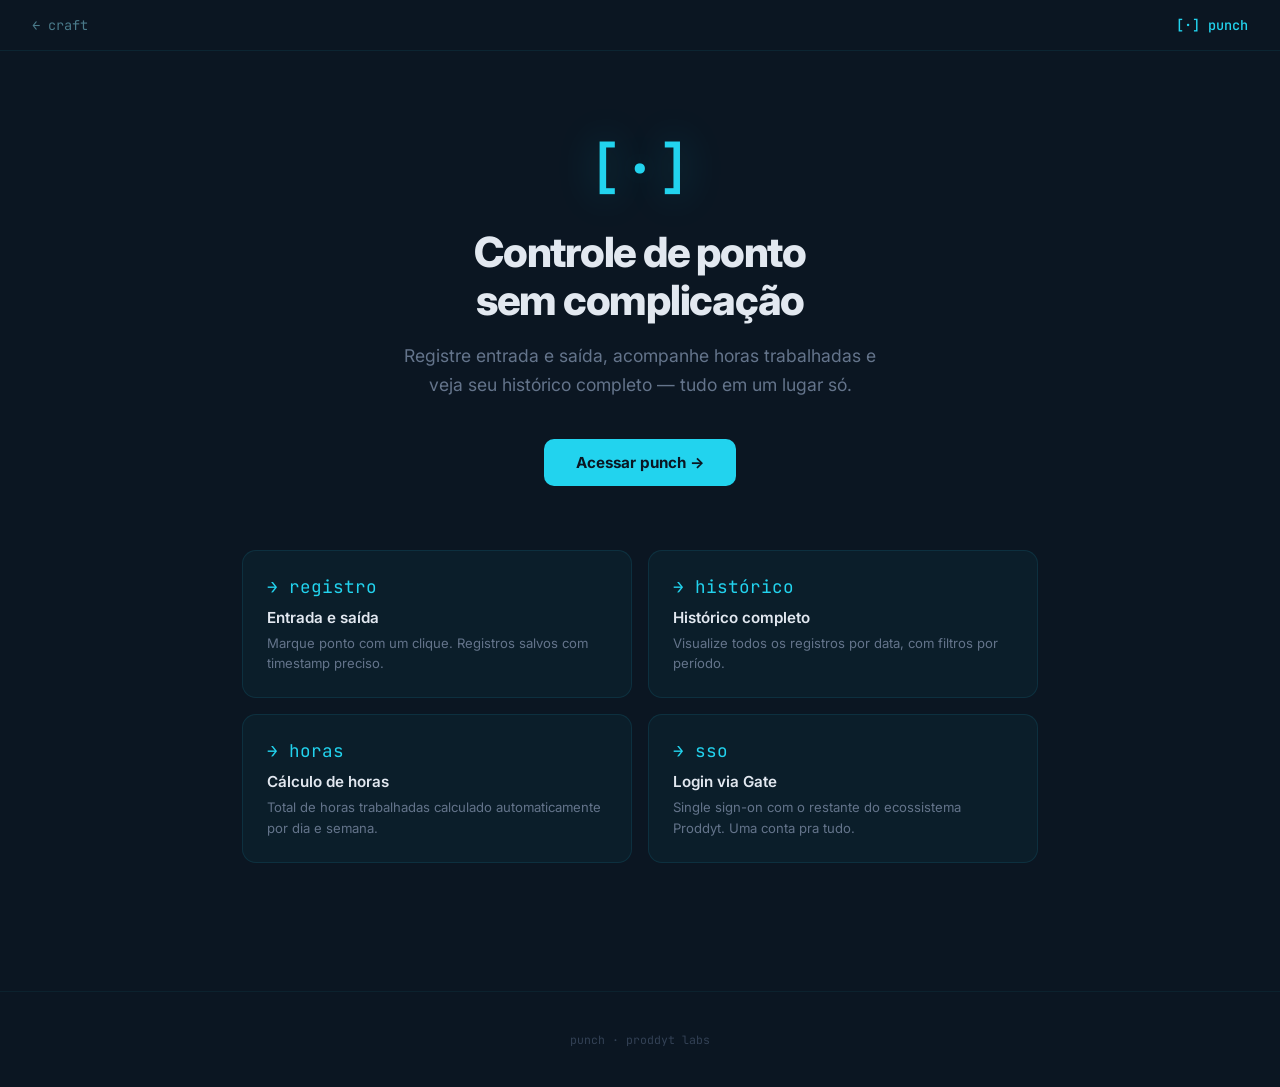
<file: landings/punch.html>
<!DOCTYPE html>
<html lang="pt-br">
<head>
  <meta charset="UTF-8">
  <meta name="viewport" content="width=device-width, initial-scale=1.0">
  <title>punch · Controle de Ponto</title>
  <meta name="theme-color" content="#0B1622">
  <link rel="preconnect" href="https://fonts.googleapis.com">
  <link href="https://fonts.googleapis.com/css2?family=Inter:wght@300;400;500;600;700&family=JetBrains+Mono:wght@400;500;600&display=swap" rel="stylesheet">
  <style>
    *, *::before, *::after { box-sizing: border-box; margin: 0; padding: 0; }
    body { background: #0B1622; color: #cbd5e1; font-family: 'Inter', system-ui, sans-serif; min-height: 100vh; }
    a { text-decoration: none; color: inherit; }

    nav {
      border-bottom: 1px solid rgba(34,211,238,0.08);
      padding: 1rem 2rem;
      display: flex; align-items: center; justify-content: space-between;
      font-family: 'JetBrains Mono', monospace; font-size: 0.85rem;
    }
    .nav-back { color: #4A7A8A; transition: color 0.15s; }
    .nav-back:hover { color: #22D3EE; }
    .nav-brand { color: #22D3EE; font-weight: 500; }

    main { max-width: 860px; margin: 0 auto; padding: 5rem 2rem 4rem; }

    .hero { text-align: center; margin-bottom: 4rem; }
    .mark {
      font-family: 'JetBrains Mono', monospace;
      font-size: 3.5rem; font-weight: 600; color: #22D3EE;
      display: block; margin-bottom: 1.5rem;
      text-shadow: 0 0 40px rgba(34,211,238,0.3);
    }
    .hero h1 { font-size: 2.6rem; font-weight: 800; color: #e2e8f0; letter-spacing: -0.03em; margin-bottom: 1rem; line-height: 1.15; }
    .hero p { font-size: 1.1rem; color: #64748b; max-width: 500px; margin: 0 auto 2.5rem; line-height: 1.65; }

    .cta {
      display: inline-flex; align-items: center; gap: 0.5rem;
      padding: 14px 32px; background: #22D3EE; color: #0B1622;
      border-radius: 10px; font-weight: 700; font-size: 0.95rem;
      transition: all 0.2s;
    }
    .cta:hover { background: #67E8F9; transform: translateY(-2px); box-shadow: 0 8px 24px rgba(34,211,238,0.25); }

    .features {
      display: grid; grid-template-columns: repeat(2, 1fr); gap: 16px;
      margin-top: 4rem;
    }
    @media (max-width: 600px) { .features { grid-template-columns: 1fr; } main { padding: 3rem 1.25rem; } }

    .feature {
      background: rgba(34,211,238,0.04);
      border: 1px solid rgba(34,211,238,0.1);
      border-radius: 14px; padding: 24px;
    }
    .feature-icon { font-family: 'JetBrains Mono', monospace; font-size: 1.1rem; color: #22D3EE; margin-bottom: 10px; }
    .feature h3 { font-size: 0.95rem; font-weight: 600; color: #e2e8f0; margin-bottom: 6px; }
    .feature p { font-size: 0.82rem; color: #64748b; line-height: 1.55; }

    footer { text-align: center; padding: 2.5rem 1rem; color: #334155; font-family: 'JetBrains Mono', monospace; font-size: 0.72rem; border-top: 1px solid rgba(34,211,238,0.06); margin-top: 4rem; }
  </style>
</head>
<body>
  <nav>
    <a href="../index.html" class="nav-back">← craft</a>
    <span class="nav-brand">[·] punch</span>
  </nav>

  <main>
    <div class="hero">
      <span class="mark">[·]</span>
      <h1>Controle de ponto<br>sem complicação</h1>
      <p>Registre entrada e saída, acompanhe horas trabalhadas e veja seu histórico completo — tudo em um lugar só.</p>
      <a href="https://punch.proddyt.site" class="cta">Acessar punch →</a>
    </div>

    <div class="features">
      <div class="feature">
        <div class="feature-icon">→ registro</div>
        <h3>Entrada e saída</h3>
        <p>Marque ponto com um clique. Registros salvos com timestamp preciso.</p>
      </div>
      <div class="feature">
        <div class="feature-icon">→ histórico</div>
        <h3>Histórico completo</h3>
        <p>Visualize todos os registros por data, com filtros por período.</p>
      </div>
      <div class="feature">
        <div class="feature-icon">→ horas</div>
        <h3>Cálculo de horas</h3>
        <p>Total de horas trabalhadas calculado automaticamente por dia e semana.</p>
      </div>
      <div class="feature">
        <div class="feature-icon">→ sso</div>
        <h3>Login via Gate</h3>
        <p>Single sign-on com o restante do ecossistema Proddyt. Uma conta pra tudo.</p>
      </div>
    </div>
  </main>

  <footer>punch · proddyt labs</footer>
</body>
</html>
</file>
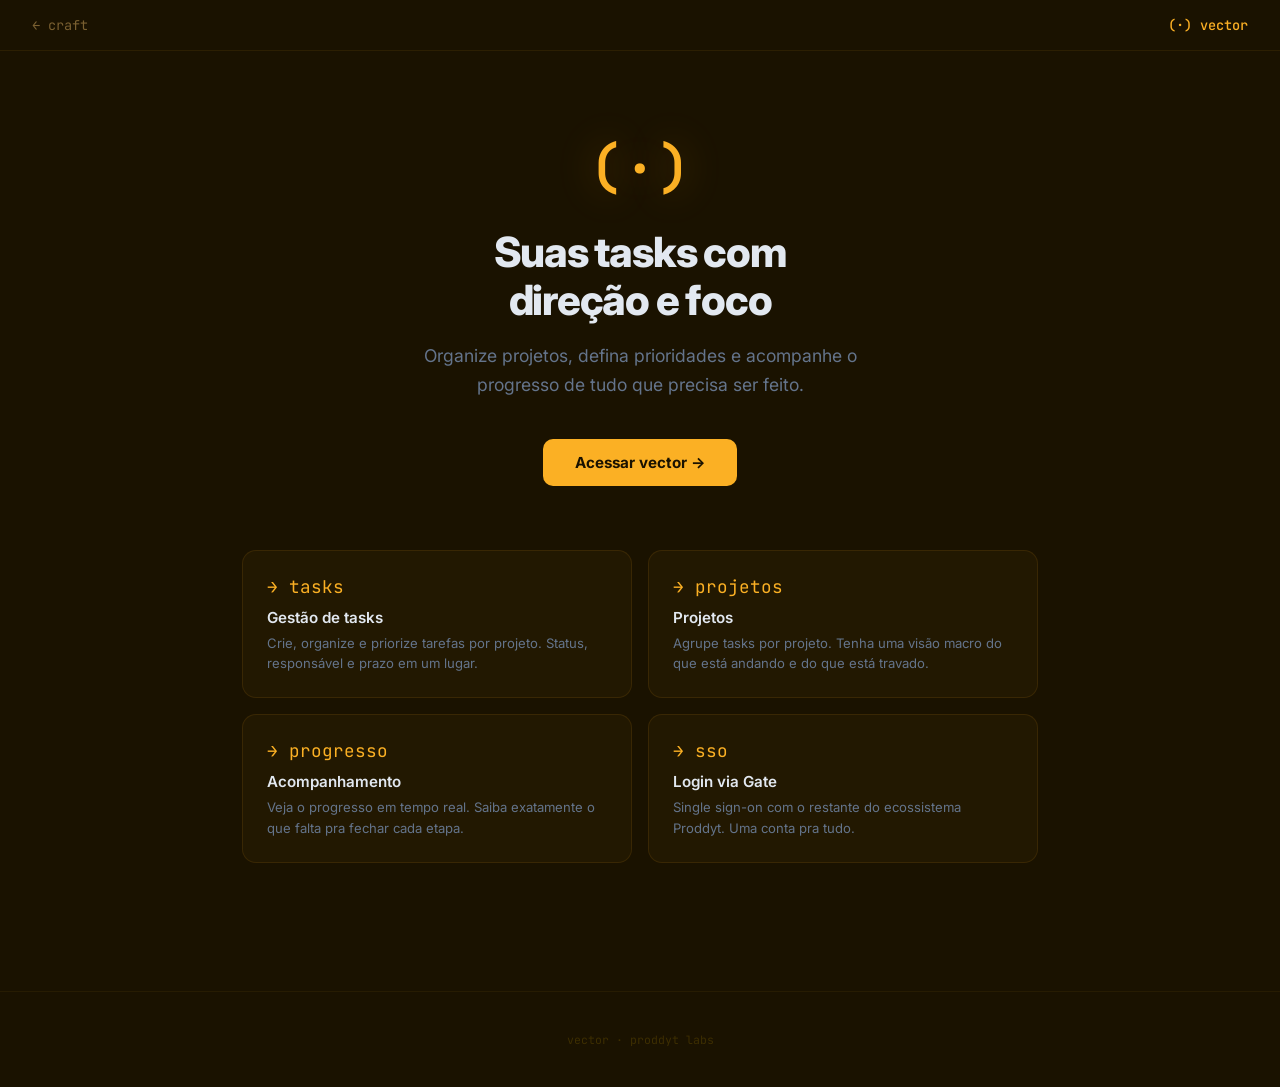
<file: landings/vector.html>
<!DOCTYPE html>
<html lang="pt-br">
<head>
  <meta charset="UTF-8">
  <meta name="viewport" content="width=device-width, initial-scale=1.0">
  <title>vector · Tasks e Projetos</title>
  <meta name="theme-color" content="#1A1200">
  <link rel="preconnect" href="https://fonts.googleapis.com">
  <link href="https://fonts.googleapis.com/css2?family=Inter:wght@300;400;500;600;700&family=JetBrains+Mono:wght@400;500;600&display=swap" rel="stylesheet">
  <style>
    *, *::before, *::after { box-sizing: border-box; margin: 0; padding: 0; }
    body { background: #1A1200; color: #cbd5e1; font-family: 'Inter', system-ui, sans-serif; min-height: 100vh; }
    a { text-decoration: none; color: inherit; }

    nav {
      border-bottom: 1px solid rgba(251,176,36,0.08);
      padding: 1rem 2rem;
      display: flex; align-items: center; justify-content: space-between;
      font-family: 'JetBrains Mono', monospace; font-size: 0.85rem;
    }
    .nav-back { color: #7A6030; transition: color 0.15s; }
    .nav-back:hover { color: #FBB024; }
    .nav-brand { color: #FBB024; font-weight: 500; }

    main { max-width: 860px; margin: 0 auto; padding: 5rem 2rem 4rem; }

    .hero { text-align: center; margin-bottom: 4rem; }
    .mark {
      font-family: 'JetBrains Mono', monospace;
      font-size: 3.5rem; font-weight: 600; color: #FBB024;
      display: block; margin-bottom: 1.5rem;
      text-shadow: 0 0 40px rgba(251,176,36,0.3);
    }
    .hero h1 { font-size: 2.6rem; font-weight: 800; color: #e2e8f0; letter-spacing: -0.03em; margin-bottom: 1rem; line-height: 1.15; }
    .hero p { font-size: 1.1rem; color: #64748b; max-width: 500px; margin: 0 auto 2.5rem; line-height: 1.65; }

    .cta {
      display: inline-flex; align-items: center; gap: 0.5rem;
      padding: 14px 32px; background: #FBB024; color: #1A1200;
      border-radius: 10px; font-weight: 700; font-size: 0.95rem;
      transition: all 0.2s;
    }
    .cta:hover { background: #FCD34D; transform: translateY(-2px); box-shadow: 0 8px 24px rgba(251,176,36,0.25); }

    .features {
      display: grid; grid-template-columns: repeat(2, 1fr); gap: 16px;
      margin-top: 4rem;
    }
    @media (max-width: 600px) { .features { grid-template-columns: 1fr; } main { padding: 3rem 1.25rem; } }

    .feature {
      background: rgba(251,176,36,0.04);
      border: 1px solid rgba(251,176,36,0.1);
      border-radius: 14px; padding: 24px;
    }
    .feature-icon { font-family: 'JetBrains Mono', monospace; font-size: 1.1rem; color: #FBB024; margin-bottom: 10px; }
    .feature h3 { font-size: 0.95rem; font-weight: 600; color: #e2e8f0; margin-bottom: 6px; }
    .feature p { font-size: 0.82rem; color: #64748b; line-height: 1.55; }

    footer { text-align: center; padding: 2.5rem 1rem; color: #3D2E00; font-family: 'JetBrains Mono', monospace; font-size: 0.72rem; border-top: 1px solid rgba(251,176,36,0.06); margin-top: 4rem; }
  </style>
</head>
<body>
  <nav>
    <a href="../index.html" class="nav-back">← craft</a>
    <span class="nav-brand">(·) vector</span>
  </nav>

  <main>
    <div class="hero">
      <span class="mark">(·)</span>
      <h1>Suas tasks com<br>direção e foco</h1>
      <p>Organize projetos, defina prioridades e acompanhe o progresso de tudo que precisa ser feito.</p>
      <a href="https://vector.proddyt.site" class="cta">Acessar vector →</a>
    </div>

    <div class="features">
      <div class="feature">
        <div class="feature-icon">→ tasks</div>
        <h3>Gestão de tasks</h3>
        <p>Crie, organize e priorize tarefas por projeto. Status, responsável e prazo em um lugar.</p>
      </div>
      <div class="feature">
        <div class="feature-icon">→ projetos</div>
        <h3>Projetos</h3>
        <p>Agrupe tasks por projeto. Tenha uma visão macro do que está andando e do que está travado.</p>
      </div>
      <div class="feature">
        <div class="feature-icon">→ progresso</div>
        <h3>Acompanhamento</h3>
        <p>Veja o progresso em tempo real. Saiba exatamente o que falta pra fechar cada etapa.</p>
      </div>
      <div class="feature">
        <div class="feature-icon">→ sso</div>
        <h3>Login via Gate</h3>
        <p>Single sign-on com o restante do ecossistema Proddyt. Uma conta pra tudo.</p>
      </div>
    </div>
  </main>

  <footer>vector · proddyt labs</footer>
</body>
</html>
</file>
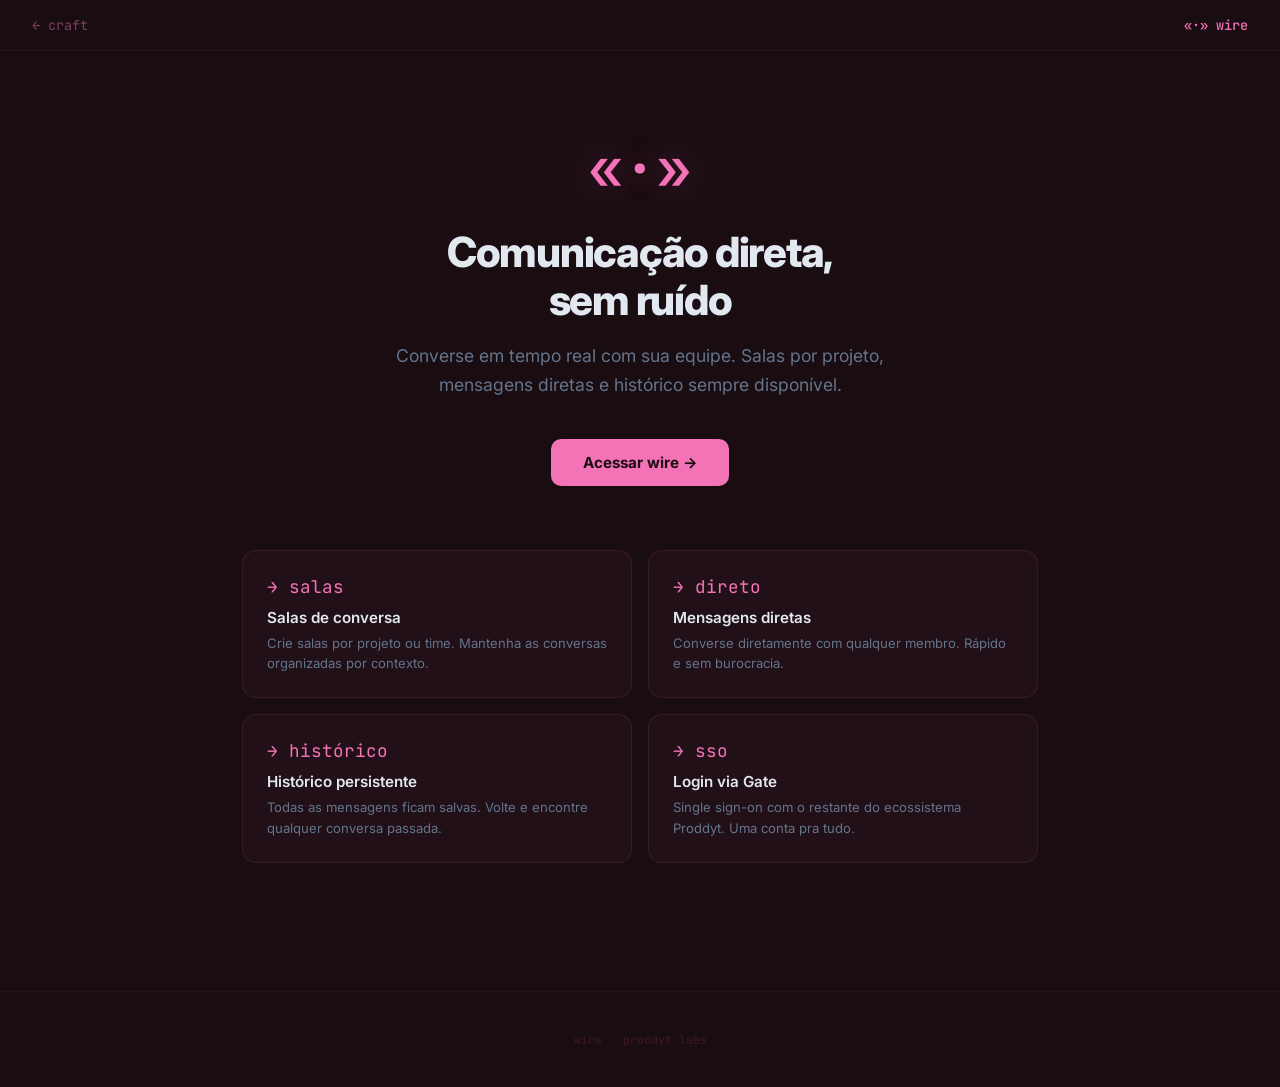
<file: landings/wire.html>
<!DOCTYPE html>
<html lang="pt-br">
<head>
  <meta charset="UTF-8">
  <meta name="viewport" content="width=device-width, initial-scale=1.0">
  <title>wire · Chat em Tempo Real</title>
  <meta name="theme-color" content="#1A0D12">
  <link rel="preconnect" href="https://fonts.googleapis.com">
  <link href="https://fonts.googleapis.com/css2?family=Inter:wght@300;400;500;600;700&family=JetBrains+Mono:wght@400;500;600&display=swap" rel="stylesheet">
  <style>
    *, *::before, *::after { box-sizing: border-box; margin: 0; padding: 0; }
    body { background: #1A0D12; color: #cbd5e1; font-family: 'Inter', system-ui, sans-serif; min-height: 100vh; }
    a { text-decoration: none; color: inherit; }

    nav {
      border-bottom: 1px solid rgba(244,114,182,0.08);
      padding: 1rem 2rem;
      display: flex; align-items: center; justify-content: space-between;
      font-family: 'JetBrains Mono', monospace; font-size: 0.85rem;
    }
    .nav-back { color: #7A4060; transition: color 0.15s; }
    .nav-back:hover { color: #F472B6; }
    .nav-brand { color: #F472B6; font-weight: 500; }

    main { max-width: 860px; margin: 0 auto; padding: 5rem 2rem 4rem; }

    .hero { text-align: center; margin-bottom: 4rem; }
    .mark {
      font-family: 'JetBrains Mono', monospace;
      font-size: 3.5rem; font-weight: 600; color: #F472B6;
      display: block; margin-bottom: 1.5rem;
      text-shadow: 0 0 40px rgba(244,114,182,0.3);
    }
    .hero h1 { font-size: 2.6rem; font-weight: 800; color: #e2e8f0; letter-spacing: -0.03em; margin-bottom: 1rem; line-height: 1.15; }
    .hero p { font-size: 1.1rem; color: #64748b; max-width: 500px; margin: 0 auto 2.5rem; line-height: 1.65; }

    .cta {
      display: inline-flex; align-items: center; gap: 0.5rem;
      padding: 14px 32px; background: #F472B6; color: #1A0D12;
      border-radius: 10px; font-weight: 700; font-size: 0.95rem;
      transition: all 0.2s;
    }
    .cta:hover { background: #F9A8D4; transform: translateY(-2px); box-shadow: 0 8px 24px rgba(244,114,182,0.25); }

    .features {
      display: grid; grid-template-columns: repeat(2, 1fr); gap: 16px;
      margin-top: 4rem;
    }
    @media (max-width: 600px) { .features { grid-template-columns: 1fr; } main { padding: 3rem 1.25rem; } }

    .feature {
      background: rgba(244,114,182,0.04);
      border: 1px solid rgba(244,114,182,0.1);
      border-radius: 14px; padding: 24px;
    }
    .feature-icon { font-family: 'JetBrains Mono', monospace; font-size: 1.1rem; color: #F472B6; margin-bottom: 10px; }
    .feature h3 { font-size: 0.95rem; font-weight: 600; color: #e2e8f0; margin-bottom: 6px; }
    .feature p { font-size: 0.82rem; color: #64748b; line-height: 1.55; }

    footer { text-align: center; padding: 2.5rem 1rem; color: #3D1828; font-family: 'JetBrains Mono', monospace; font-size: 0.72rem; border-top: 1px solid rgba(244,114,182,0.06); margin-top: 4rem; }
  </style>
</head>
<body>
  <nav>
    <a href="../index.html" class="nav-back">← craft</a>
    <span class="nav-brand">«·» wire</span>
  </nav>

  <main>
    <div class="hero">
      <span class="mark">«·»</span>
      <h1>Comunicação direta,<br>sem ruído</h1>
      <p>Converse em tempo real com sua equipe. Salas por projeto, mensagens diretas e histórico sempre disponível.</p>
      <a href="https://wire.proddyt.site" class="cta">Acessar wire →</a>
    </div>

    <div class="features">
      <div class="feature">
        <div class="feature-icon">→ salas</div>
        <h3>Salas de conversa</h3>
        <p>Crie salas por projeto ou time. Mantenha as conversas organizadas por contexto.</p>
      </div>
      <div class="feature">
        <div class="feature-icon">→ direto</div>
        <h3>Mensagens diretas</h3>
        <p>Converse diretamente com qualquer membro. Rápido e sem burocracia.</p>
      </div>
      <div class="feature">
        <div class="feature-icon">→ histórico</div>
        <h3>Histórico persistente</h3>
        <p>Todas as mensagens ficam salvas. Volte e encontre qualquer conversa passada.</p>
      </div>
      <div class="feature">
        <div class="feature-icon">→ sso</div>
        <h3>Login via Gate</h3>
        <p>Single sign-on com o restante do ecossistema Proddyt. Uma conta pra tudo.</p>
      </div>
    </div>
  </main>

  <footer>wire · proddyt labs</footer>
</body>
</html>
</file>
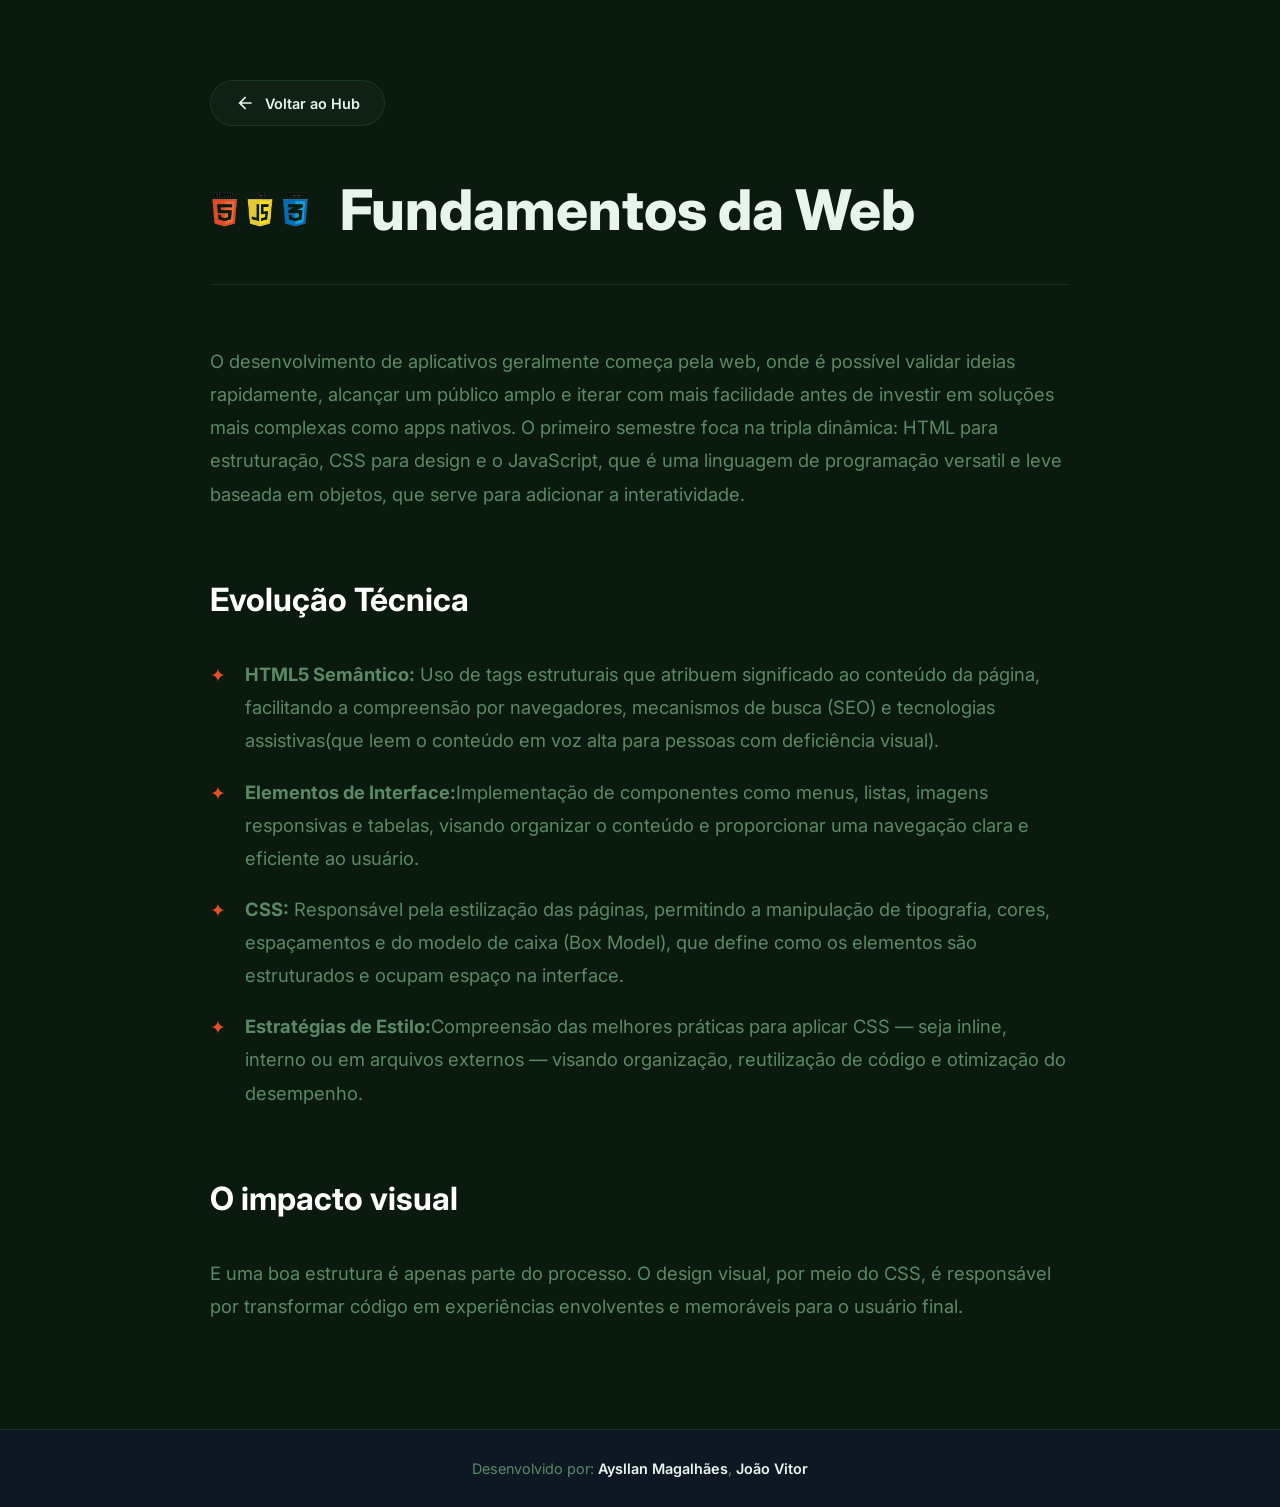
<file: src/apps.html>
<!DOCTYPE html>
<html lang="pt-br">

<head>
    <meta charset="UTF-8">
    <meta name="viewport" content="width=device-width, initial-scale=1.0">
    <title>Aplicativos 1 - Hub Acadêmico</title>
    <link rel="stylesheet" href="../style.css">
    <link rel="preconnect" href="https://fonts.googleapis.com">
    <link rel="preconnect" href="https://fonts.gstatic.com" crossorigin>
    <link href="https://fonts.googleapis.com/css2?family=Inter:wght@300;400;500;600;700&display=swap" rel="stylesheet">
</head>

<body class="page-apps">
    <div class="content-page">
        <header class="back-header">
            <a href="../index.html" class="back-btn">
                <svg viewBox="0 0 24 24" width="20" height="20">
                    <path fill="currentColor"
                        d="M20,11V13H8L13.5,18.5L12.08,19.92L4.16,12L12.08,4.08L13.5,5.5L8,11H20Z" />
                </svg>
                Voltar ao Hub
            </a>
        </header>

        <header class="page-header">
            <div class="page-logo">
                <img src="../image/html.png" alt="HTML CSS Logo" width="100">
            </div>
            <h1>Fundamentos da Web</h1>
        </header>

        <section class="main-content">
            <p>O desenvolvimento de aplicativos geralmente começa pela web, onde é possível
                validar ideias rapidamente, alcançar um público amplo e iterar com mais 
                facilidade antes de investir em soluções mais complexas como apps nativos.
                O primeiro semestre foca na tripla dinâmica: HTML para estruturação, CSS para
                design e o JavaScript, que é uma linguagem de programação versatil e leve baseada 
                em objetos, que serve para adicionar a interatividade.</p>

            <h2>Evolução Técnica</h2>
            <ul>
                <li><strong>HTML5 Semântico:</strong> Uso de tags estruturais que atribuem significado ao conteúdo da página,
                            facilitando a compreensão por navegadores, mecanismos de busca (SEO) e tecnologias
                            assistivas(que leem o conteúdo em voz alta para pessoas com deficiência visual).
</li>
                <li><strong>Elementos de Interface:</strong>Implementação de componentes como menus, listas, imagens
                            responsivas e tabelas, visando organizar o conteúdo e proporcionar uma navegação clara
                            e eficiente ao usuário.
</li>
                <li><strong>CSS:</strong> Responsável pela estilização das páginas, permitindo a manipulação de tipografia, cores,
                            espaçamentos e do modelo de caixa (Box Model), que define como os elementos são estruturados
                            e ocupam espaço na interface.</li>
                <li><strong>Estratégias de Estilo:</strong>Compreensão das melhores práticas para aplicar CSS — seja inline, interno
                            ou em arquivos externos — visando organização, reutilização de código e otimização do desempenho.</li>
            </ul>

            <h2>O impacto visual</h2>
            <p>E uma boa estrutura é apenas parte do processo. O design visual, por meio do CSS, é responsável por transformar código
            em experiências envolventes e memoráveis para o usuário final.</p>
        </section>
    </div>
    <footer class="hub-footer">
        <p>Desenvolvido por: <a href="https://github.com/Proddytds" target="_blank" rel="noopener noreferrer">Aysllan Magalhães</a>, 
                            <a href="https://github.com/joaovitor19cti" target="_blank" rel="noopener noreferrer">João Vitor
            </a></p>
    </footer>
</body>

</html>
</file>
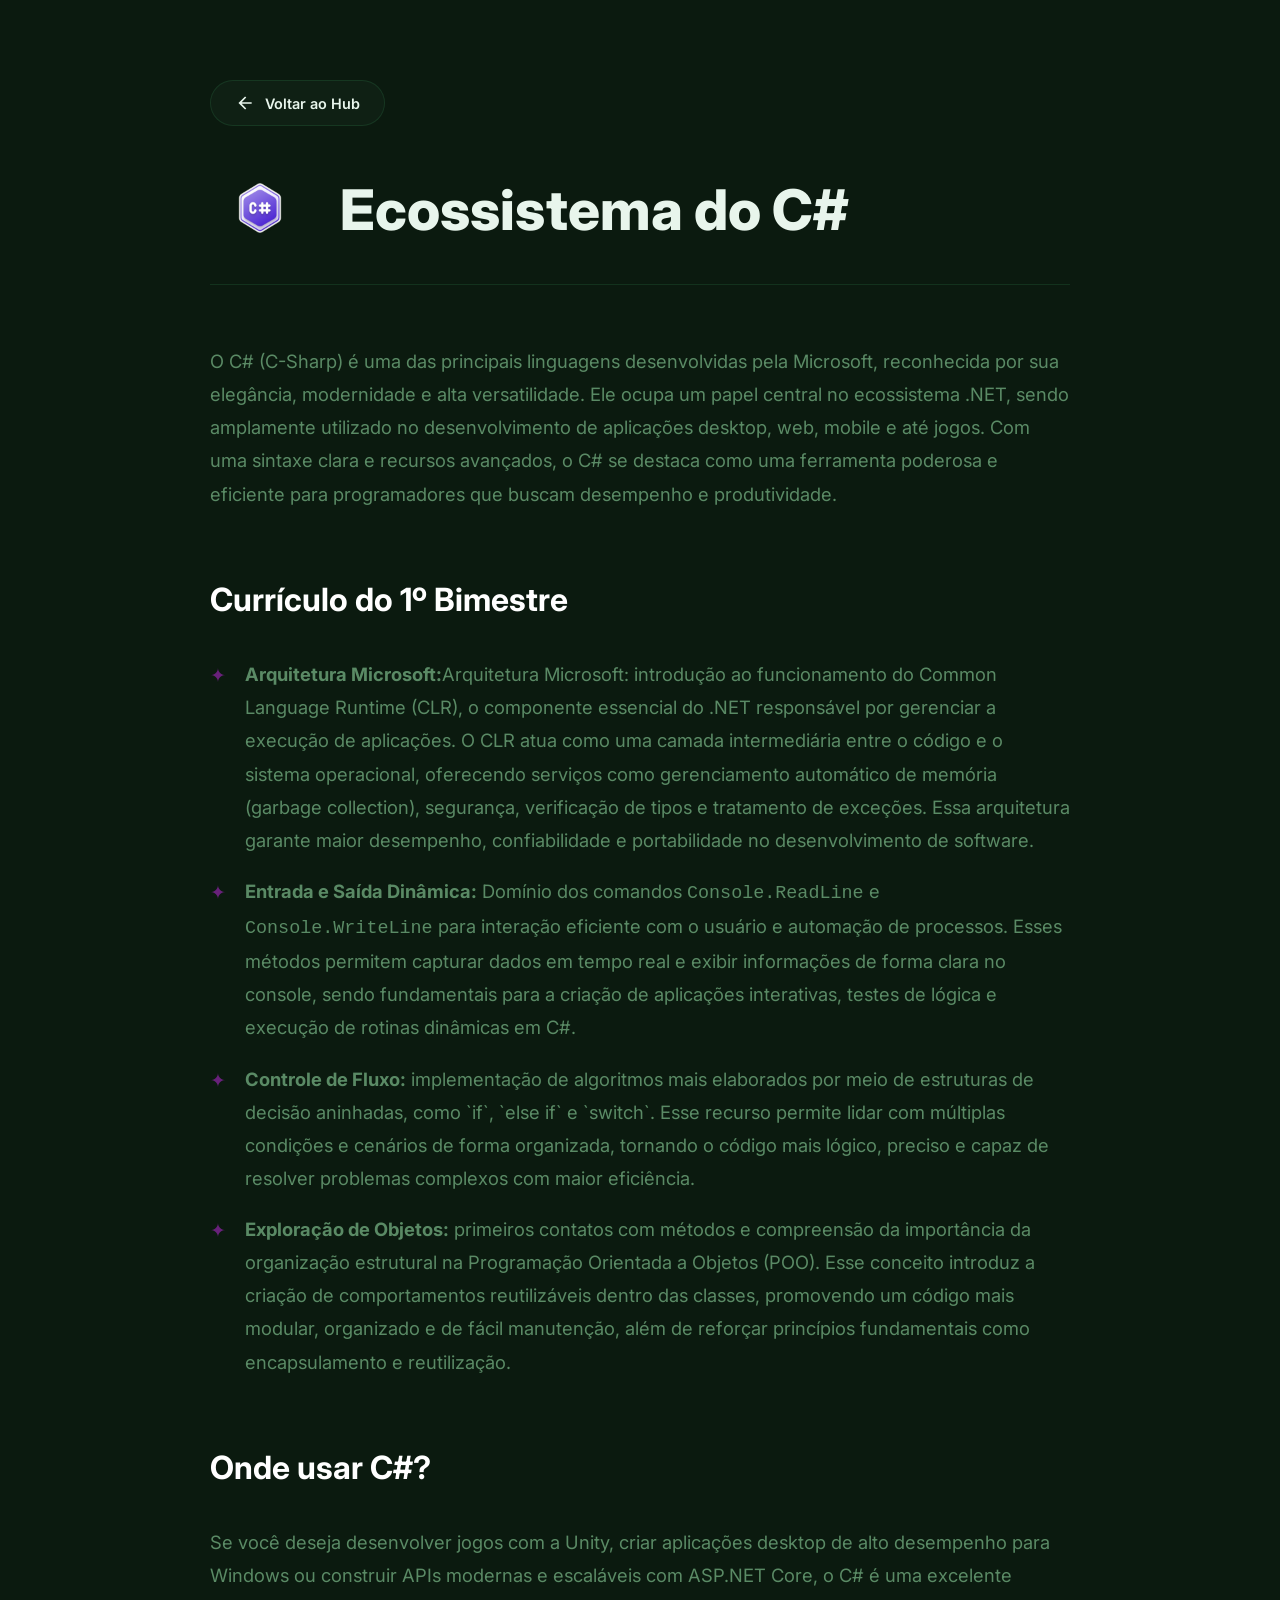
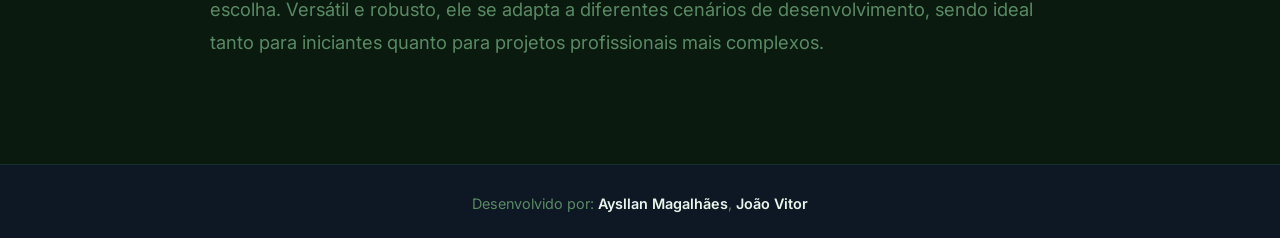
<file: src/csharp.html>
<!DOCTYPE html>
<html lang="pt-br">

<head>
    <meta charset="UTF-8">
    <meta name="viewport" content="width=device-width, initial-scale=1.0">
    <title>C# - Hub Acadêmico</title>
    <link rel="stylesheet" href="../style.css">
    <link rel="preconnect" href="https://fonts.googleapis.com">
    <link rel="preconnect" href="https://fonts.gstatic.com" crossorigin>
    <link href="https://fonts.googleapis.com/css2?family=Inter:wght@300;400;500;600;700&display=swap" rel="stylesheet">
</head>

<body class="page-csharp">
    <div class="content-page">
        <header class="back-header">
            <a href="../index.html" class="back-btn">
                <svg viewBox="0 0 24 24" width="20" height="20">
                    <path fill="currentColor"
                        d="M20,11V13H8L13.5,18.5L12.08,19.92L4.16,12L12.08,4.08L13.5,5.5L8,11H20Z" />
                </svg>
                Voltar ao Hub
            </a>
        </header>

        <header class="page-header">
            <div class="page-logo">
                <img src="../image/csharp.png" alt="C# Logo" width="100">
            </div>
            <h1>Ecossistema do C#</h1>
        </header>

        <section class="main-content">
            <p>O C# (C-Sharp) é uma das principais linguagens desenvolvidas pela Microsoft, reconhecida por sua
                elegância, modernidade e alta versatilidade. Ele ocupa um papel central no ecossistema .NET,
                sendo amplamente utilizado no desenvolvimento de aplicações desktop, web, mobile e até jogos.
                Com uma sintaxe clara e recursos avançados, o C# se destaca como uma ferramenta poderosa e
                eficiente para programadores que buscam desempenho e produtividade.</p>

            <h2>Currículo do 1º Bimestre</h2>
            <ul>
                <li><strong>Arquitetura Microsoft:</strong>Arquitetura Microsoft: introdução ao funcionamento
                            do Common Language Runtime (CLR), o componente essencial do .NET responsável por
                            gerenciar a execução de aplicações. O CLR atua como uma camada intermediária entre
                            o código e o sistema operacional, oferecendo serviços como gerenciamento automático
                            de memória (garbage collection), segurança, verificação de tipos e tratamento de
                            exceções. Essa arquitetura garante maior desempenho, confiabilidade e portabilidade
                            no desenvolvimento de software.</li>

                <li><strong>Entrada e Saída Dinâmica:</strong> Domínio dos comandos <code>Console.ReadLine</code> e
                    <code>Console.WriteLine</code> para interação eficiente com o usuário e automação de processos.
                    Esses métodos permitem capturar dados em tempo real e exibir informações de forma clara no console,
                    sendo fundamentais para a criação de aplicações interativas, testes de lógica e execução de rotinas
                    dinâmicas em C#.

                </li>
                <li><strong>Controle de Fluxo:</strong> implementação de algoritmos mais elaborados por meio de estruturas
                    de decisão aninhadas, como `if`, `else if` e `switch`. Esse recurso permite lidar com múltiplas condições
                    e cenários de forma organizada, tornando o código mais lógico, preciso e capaz de resolver problemas
                    complexos com maior eficiência.
</li>

                <li><strong>Exploração de Objetos:</strong> primeiros contatos com métodos e compreensão da importância da
                    organização estrutural na Programação Orientada a Objetos (POO). Esse conceito introduz a criação de
                    comportamentos reutilizáveis dentro das classes, promovendo um código mais modular, organizado e de
                    fácil manutenção, além de reforçar princípios fundamentais como encapsulamento e reutilização.
</li>
            </ul>

            <h2>Onde usar C#?</h2>
            <p>Se você deseja desenvolver jogos com a Unity, criar aplicações desktop de alto desempenho para Windows
                ou construir APIs modernas e escaláveis com ASP.NET Core, o C# é uma excelente escolha. Versátil e robusto,
                ele se adapta a diferentes cenários de desenvolvimento, sendo ideal tanto para iniciantes quanto para
                projetos profissionais mais complexos.</p>
        </section>
    </div>
    <footer class="hub-footer">
        <p>Desenvolvido por: <a href="https://github.com/Proddytds" target="_blank" rel="noopener noreferrer">Aysllan Magalhães</a>, 
                            <a href="https://github.com/joaovitor19cti" target="_blank" rel="noopener noreferrer">João Vitor
            </a></p>
    </footer>
</body>

</html>
</file>
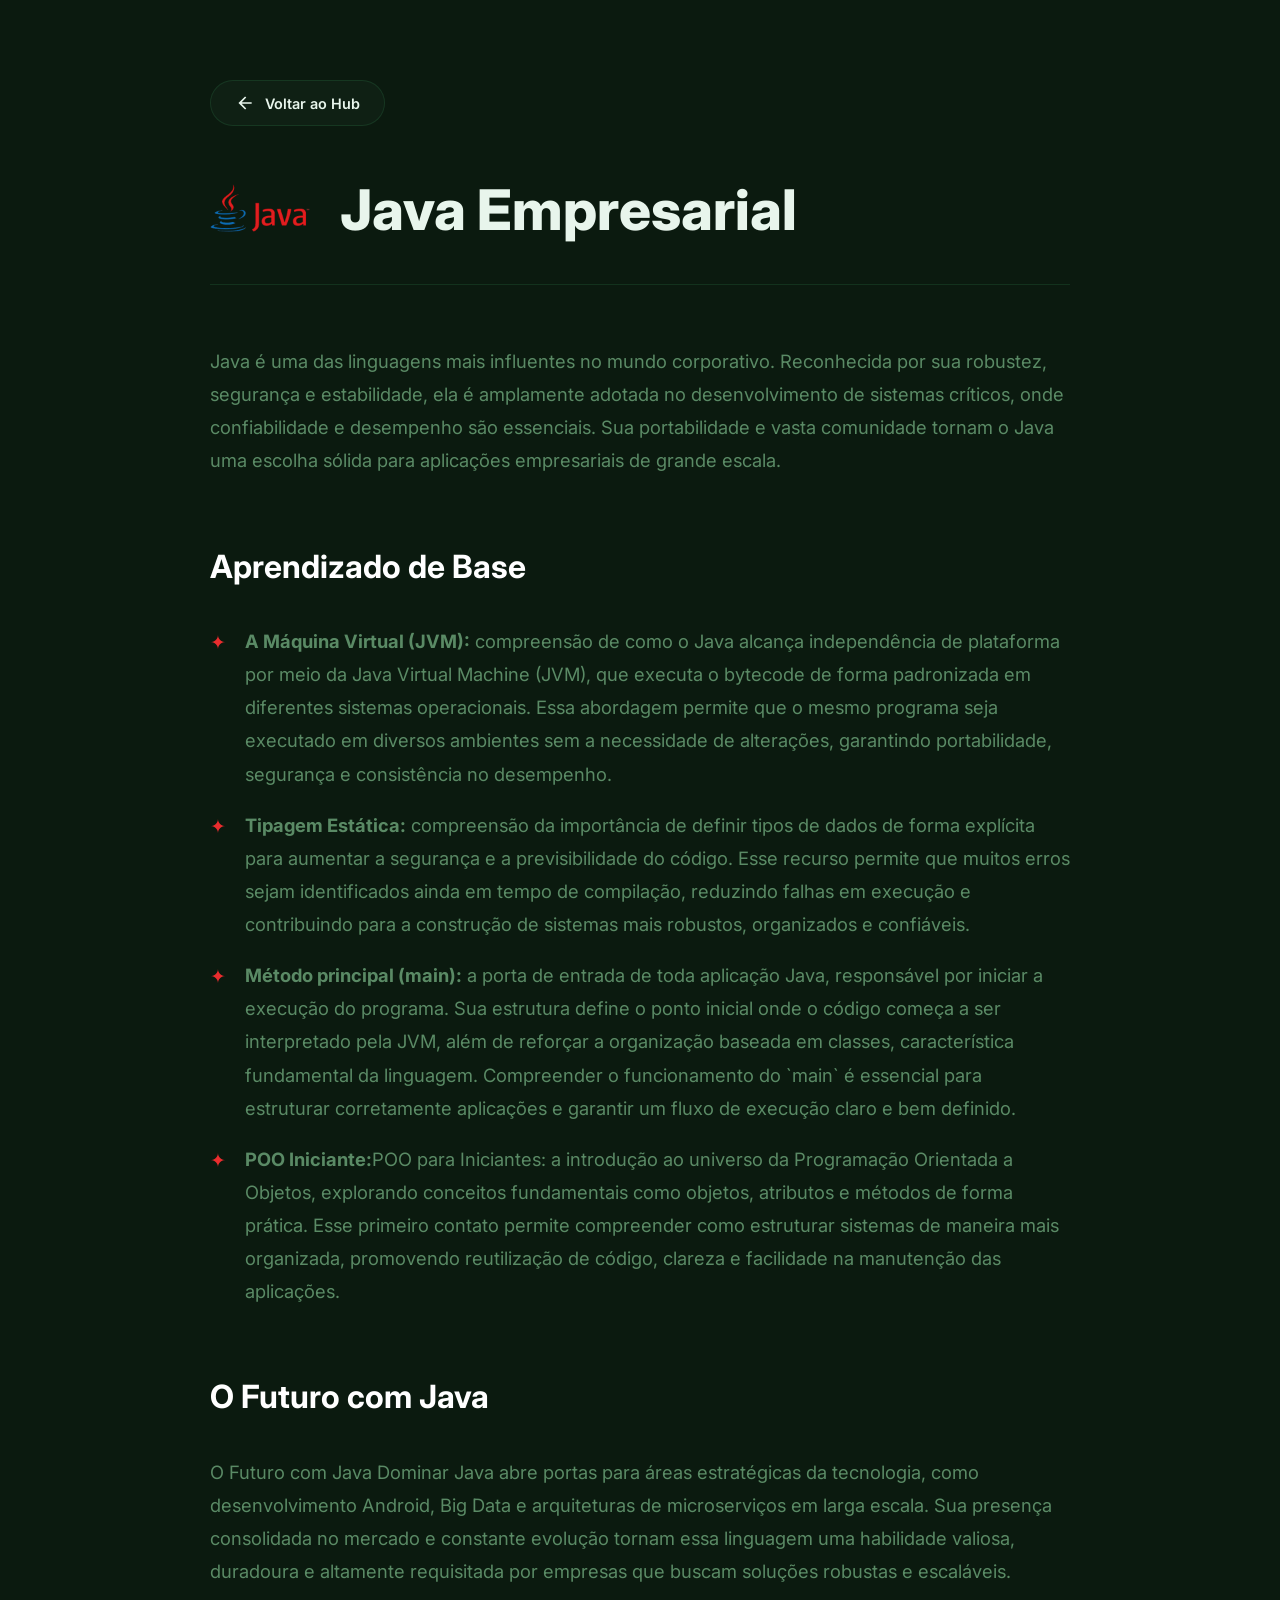
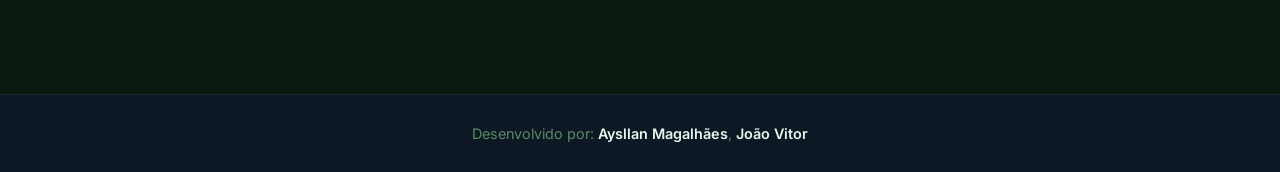
<file: src/java.html>
<!DOCTYPE html>
<html lang="pt-br">

<head>
    <meta charset="UTF-8">
    <meta name="viewport" content="width=device-width, initial-scale=1.0">
    <title>Java - Hub Acadêmico</title>
    <link rel="stylesheet" href="../style.css">
    <link rel="preconnect" href="https://fonts.googleapis.com">
    <link rel="preconnect" href="https://fonts.gstatic.com" crossorigin>
    <link href="https://fonts.googleapis.com/css2?family=Inter:wght@300;400;500;600;700&display=swap" rel="stylesheet">
</head>

<body class="page-java">
    <div class="content-page">
        <header class="back-header">
            <a href="../index.html" class="back-btn">
                <svg viewBox="0 0 24 24" width="20" height="20">
                    <path fill="currentColor"
                        d="M20,11V13H8L13.5,18.5L12.08,19.92L4.16,12L12.08,4.08L13.5,5.5L8,11H20Z" />
                </svg>
                Voltar ao Hub
            </a>
        </header>

        <header class="page-header">
            <div class="page-logo">
                <img src="../image/java.png" alt="Java Logo" width="100">
            </div>
            <h1>Java Empresarial</h1>
        </header>

        <section class="main-content">
            <p>Java é uma das linguagens mais influentes no mundo corporativo. Reconhecida por sua robustez, segurança
                e estabilidade, ela é amplamente adotada no desenvolvimento de sistemas críticos, onde confiabilidade
                e desempenho são essenciais. Sua portabilidade e vasta comunidade tornam o Java uma escolha sólida
                para aplicações empresariais de grande escala.</p>

            <h2>Aprendizado de Base</h2>
            <ul>
                <li><strong>A Máquina Virtual (JVM):</strong> compreensão de como o Java alcança independência de
                    plataforma por meio da Java Virtual Machine (JVM), que executa o bytecode de forma padronizada
                    em diferentes sistemas operacionais. Essa abordagem permite que o mesmo programa seja executado
                    em diversos ambientes sem a necessidade de alterações, garantindo portabilidade, segurança
                    e consistência no desempenho.</li>

                <li><strong>Tipagem Estática:</strong> compreensão da importância de definir tipos de dados de forma
                    explícita para aumentar a segurança e a previsibilidade do código. Esse recurso permite que muitos
                    erros sejam identificados ainda em tempo de compilação, reduzindo falhas em execução e contribuindo
                    para a construção de sistemas mais robustos, organizados e confiáveis.</li>

                <li><strong>Método principal (main):</strong> a porta de entrada de toda aplicação Java, responsável por
                    iniciar a execução do programa. Sua estrutura define o ponto inicial onde o código começa a ser
                    interpretado pela JVM, além de reforçar a organização baseada em classes, característica fundamental
                    da linguagem. Compreender o funcionamento do `main` é essencial para estruturar corretamente aplicações
                    e garantir um fluxo de execução claro e bem definido.</li>

                <li><strong>POO Iniciante:</strong>POO para Iniciantes: a introdução ao universo da Programação Orientada a
                    Objetos, explorando conceitos fundamentais como objetos, atributos e métodos de forma prática. Esse
                    primeiro contato permite compreender como estruturar sistemas de maneira mais organizada, promovendo
                    reutilização de código, clareza e facilidade na manutenção das aplicações.</li>
            </ul>

            <h2>O Futuro com Java</h2>
            <p>O Futuro com Java
            Dominar Java abre portas para áreas estratégicas da tecnologia, como desenvolvimento Android, Big Data e
            arquiteturas de microserviços em larga escala. Sua presença consolidada no mercado e constante evolução
            tornam essa linguagem uma habilidade valiosa, duradoura e altamente requisitada por empresas que buscam
            soluções robustas e escaláveis.</p>
        </section>
    </div>
    <footer class="hub-footer">
        <p>Desenvolvido por: <a href="https://github.com/Proddytds" target="_blank" rel="noopener noreferrer">Aysllan Magalhães</a>, 
                            <a href="https://github.com/joaovitor19cti" target="_blank" rel="noopener noreferrer">João Vitor
            </a></p>
    </footer>
</body>

</html>
</file>
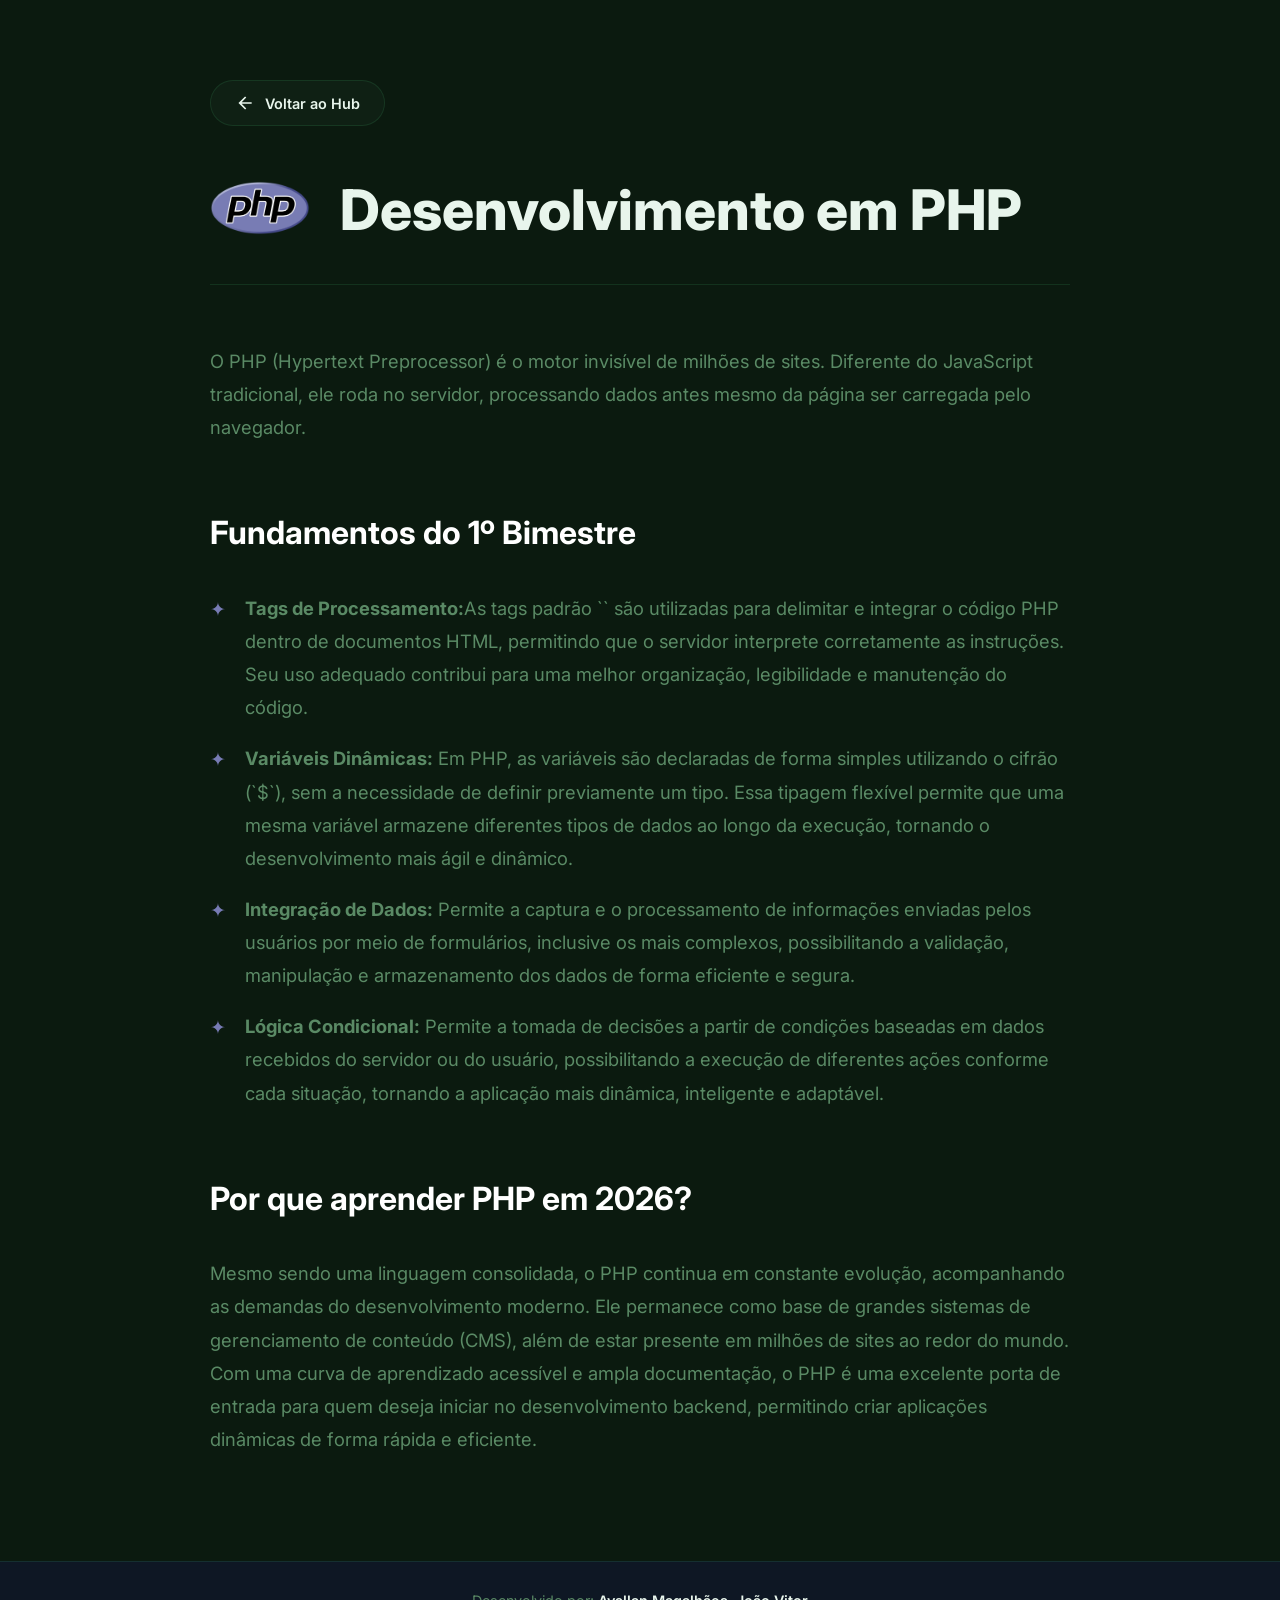
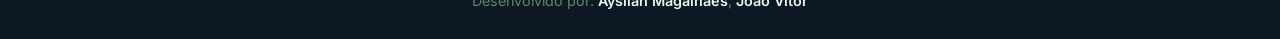
<file: src/php.html>
<!DOCTYPE html>
<html lang="pt-br">

<head>
    <meta charset="UTF-8">
    <meta name="viewport" content="width=device-width, initial-scale=1.0">
    <title>PHP - Hub Acadêmico</title>
    <link rel="stylesheet" href="../style.css">
    <link rel="preconnect" href="https://fonts.googleapis.com">
    <link rel="preconnect" href="https://fonts.gstatic.com" crossorigin>
    <link href="https://fonts.googleapis.com/css2?family=Inter:wght@300;400;500;600;700&display=swap" rel="stylesheet">
</head>

<body class="page-php">
    <div class="content-page">
        <header class="back-header">
            <a href="../index.html" class="back-btn">
                <svg viewBox="0 0 24 24" width="20" height="20">
                    <path fill="currentColor"
                        d="M20,11V13H8L13.5,18.5L12.08,19.92L4.16,12L12.08,4.08L13.5,5.5L8,11H20Z" />
                </svg>
                Voltar ao Hub
            </a>
        </header>

        <header class="page-header">
            <div class="page-logo">
                <img src="../image/PHP-logo.png" alt="PHP Logo" width="100">
            </div>
            <h1>Desenvolvimento em PHP</h1>
        </header>

        <section class="main-content">
            <p>O PHP (Hypertext Preprocessor) é o motor invisível de milhões de sites. Diferente do JavaScript
                tradicional, ele roda no servidor, processando dados antes mesmo da página ser carregada pelo navegador.
            </p>

            <h2>Fundamentos do 1º Bimestre</h2>
            <ul>
                <li><strong>Tags de Processamento:</strong>As tags padrão `<?php ... ?>` são utilizadas para delimitar
                    e integrar o código PHP dentro de documentos HTML, permitindo que o servidor interprete corretamente
                    as instruções. Seu uso adequado contribui para uma melhor organização, legibilidade e manutenção
                    do código.</li>

                <li><strong>Variáveis Dinâmicas:</strong> Em PHP, as variáveis são declaradas de
                    forma simples utilizando o cifrão (`$`), sem a necessidade de definir previamente um tipo. Essa
                    tipagem flexível permite que uma mesma variável armazene diferentes tipos de dados ao longo da
                    execução, tornando o desenvolvimento mais ágil e dinâmico.</li>

                <li><strong>Integração de Dados:</strong> Permite a captura e o processamento de
                    informações enviadas pelos usuários por meio de formulários, inclusive os mais complexos,
                    possibilitando a validação, manipulação e armazenamento dos dados de forma eficiente e segura.</li>

                <li><strong>Lógica Condicional:</strong> Permite a tomada de decisões a partir de condições baseadas em
                    dados recebidos do servidor ou do usuário, possibilitando a execução de diferentes ações conforme
                    cada situação, tornando a aplicação mais dinâmica, inteligente e adaptável.</li>
            </ul>

            <h2>Por que aprender PHP em 2026?</h2>
            <p>Mesmo sendo uma linguagem consolidada, o PHP continua em constante evolução, acompanhando as demandas do
            desenvolvimento moderno. Ele permanece como base de grandes sistemas de gerenciamento de conteúdo (CMS),
            além de estar presente em milhões de sites ao redor do mundo. Com uma curva de aprendizado acessível e
            ampla documentação, o PHP é uma excelente porta de entrada para quem deseja iniciar no desenvolvimento
            backend, permitindo criar aplicações dinâmicas de forma rápida e eficiente.</p>
            
        </section>
    </div>
    <footer class="hub-footer">
        <p>Desenvolvido por: <a href="https://github.com/Proddytds" target="_blank" rel="noopener noreferrer">Aysllan Magalhães</a>, 
                            <a href="https://github.com/joaovitor19cti" target="_blank" rel="noopener noreferrer">João Vitor
            </a></p>
    </footer>
</body>

</html>
</file>
<file: style.css>
:root {
    /* craft brand */
    --cr-primary: #4ADE80;
    --cr-mid:     #22C55E;
    --cr-dark:    #15803D;
    --cr-bg:      #0B1A0F;
    --cr-muted:   #5A8A65;

    --bg-color: var(--cr-bg);
    --card-bg: rgba(20, 38, 27, 0.5);
    --card-border: rgba(74, 222, 128, 0.12);
    --text-primary: #E8F5EC;
    --text-secondary: var(--cr-muted);
    --accent-php: #777BB4;
    --accent-java: #EA2D2E;
    --accent-csharp: #68217A;
    --accent-apps: #E34F26;
    --transition-smooth: all 0.5s cubic-bezier(0.4, 0, 0.2, 1);
}

* {
    margin: 0;
    padding: 0;
    box-sizing: border-box;
}

body {
    font-family: 'Inter', sans-serif;
    background-color: var(--bg-color);
    color: var(--text-primary);
    min-height: 100vh;
    overflow-x: hidden;

    display: flex;
    flex-direction: column;
}

.craft-nav {
    border-bottom: 1px solid rgba(74, 222, 128, 0.08);
    padding: 1rem 2rem;
    display: flex;
    align-items: center;
    justify-content: space-between;
    font-family: 'JetBrains Mono', monospace;
    font-size: 0.85rem;
}
.craft-nav .nav-back {
    color: var(--cr-muted);
    text-decoration: none;
    transition: color 0.15s;
}
.craft-nav .nav-back:hover {
    color: var(--cr-primary);
}
.craft-nav .nav-back .hub-mark {
    font-family: 'JetBrains Mono', monospace;
    color: #1F6FEB;
    font-weight: 500;
}
.craft-nav .nav-brand {
    display: flex;
    align-items: center;
    gap: 0.5rem;
}
.craft-nav .nav-mark {
    color: var(--cr-primary);
    font-weight: 500;
}
.craft-nav .nav-name {
    color: var(--text-primary);
    font-weight: 500;
}

.hub-wrapper {
    max-width: 1200px;
    margin: 0 auto;
    padding: 60px 20px;
    flex: 1 0 auto;
}

.hub-header {
    text-align: center;
    margin-bottom: 60px;
    animation: fadeInDown 0.8s ease-out;
}

@keyframes fadeInDown {
    from {
        opacity: 0;
        transform: translateY(-20px);
    }

    to {
        opacity: 1;
        transform: translateY(0);
    }
}

.hub-header .logo {
    display: flex;
    justify-content: center;
    align-items: center;
    gap: 15px;
    margin-bottom: 10px;
}

.hub-header .icon {
    font-size: 2.5rem;
}

.hub-header h1 {
    font-size: 3rem;
    font-weight: 800;
    letter-spacing: -0.02em;
    background: linear-gradient(to right, #f8fafc, #94a3b8);
    -webkit-background-clip: text;
    background-clip: text;
    -webkit-text-fill-color: transparent;
}

.hub-header p {
    color: var(--text-secondary);
    font-size: 1.1rem;
    font-weight: 400;
}

/* Hub Sections */
.hub-section {
    margin-bottom: 56px;
}
.hub-section:last-child {
    margin-bottom: 0;
}

.section-label {
    font-family: 'JetBrains Mono', monospace;
    font-size: 0.72rem;
    font-weight: 500;
    color: var(--cr-muted);
    text-transform: uppercase;
    letter-spacing: 0.2em;
    margin-bottom: 20px;
    padding-bottom: 10px;
    border-bottom: 1px solid var(--card-border);
}

/* ── Landing Cards (index bloco 1) ── */
/* especificidade dupla para sobrescrever .hub-grid */
.hub-grid.hub-grid-landings {
    grid-template-columns: repeat(4, 1fr);
    gap: 16px;
}

@media (max-width: 900px) {
    .hub-grid.hub-grid-landings { grid-template-columns: repeat(2, 1fr); }
}
@media (max-width: 500px) {
    .hub-grid.hub-grid-landings { grid-template-columns: 1fr; }
}

.landing-card-link {
    text-decoration: none;
    color: inherit;
    display: block;
}

.landing-card-link {
    height: 100%;
}

.landing-card {
    background: var(--lc-bg);
    border: 1px solid var(--lc-border, rgba(255,255,255,0.08));
    border-radius: 18px;
    padding: 28px 24px;
    display: flex;
    flex-direction: column;
    gap: 10px;
    transition: transform 0.25s ease, border-color 0.25s ease, box-shadow 0.25s ease;
    cursor: pointer;
    height: 100%;
}

.landing-card:hover {
    transform: translateY(-6px);
    border-color: var(--lc-color);
    box-shadow: 0 12px 32px -12px rgba(0,0,0,0.6);
}

.landing-card-mark {
    font-family: 'JetBrains Mono', monospace;
    font-size: 1.6rem;
    font-weight: 600;
    color: var(--lc-color);
    line-height: 1;
}

.landing-card-name {
    font-size: 1.05rem;
    font-weight: 700;
    color: #e2e8f0;
    margin-top: 4px;
}

.landing-card-desc {
    font-size: 0.82rem;
    color: #64748b;
    line-height: 1.5;
    flex: 1;
}

.landing-card-cta {
    font-family: 'JetBrains Mono', monospace;
    font-size: 0.72rem;
    color: var(--lc-color);
    opacity: 0.6;
    transition: opacity 0.2s;
    margin-top: 4px;
}

.landing-card:hover .landing-card-cta {
    opacity: 1;
}

/* ── Featured Card (index bloco 2) ── */
.featured-card-link {
    text-decoration: none;
    color: inherit;
    display: block;
}

.featured-card {
    position: relative;
    background: var(--card-bg);
    border: 1px solid var(--card-border);
    border-radius: 20px;
    padding: 36px 40px;
    overflow: hidden;
    transition: all 0.25s ease;
    cursor: pointer;
}

.featured-card:hover {
    border-color: rgba(74, 222, 128, 0.3);
    transform: translateY(-4px);
    box-shadow: 0 16px 40px -12px rgba(74, 222, 128, 0.12);
}

.featured-card-glow {
    position: absolute;
    inset: 0;
    background: radial-gradient(ellipse at 20% 50%, rgba(74, 222, 128, 0.06) 0%, transparent 60%);
    pointer-events: none;
}

.featured-card-body {
    display: flex;
    align-items: center;
    justify-content: space-between;
    gap: 24px;
}

.featured-card-marks {
    display: flex;
    gap: 14px;
    font-family: 'JetBrains Mono', monospace;
    font-size: 0.95rem;
    font-weight: 600;
    margin-bottom: 14px;
    opacity: 0.85;
}

.featured-card-title {
    font-size: 1.5rem;
    font-weight: 700;
    color: #e2e8f0;
    margin-bottom: 8px;
}

.featured-card-desc {
    font-size: 0.88rem;
    color: #64748b;
    line-height: 1.6;
    max-width: 560px;
}

.featured-card-cta {
    font-family: 'JetBrains Mono', monospace;
    font-size: 0.82rem;
    color: var(--cr-primary);
    white-space: nowrap;
    opacity: 0.7;
    transition: opacity 0.2s;
    flex-shrink: 0;
}

.featured-card:hover .featured-card-cta {
    opacity: 1;
}

@media (max-width: 600px) {
    .featured-card-body { flex-direction: column; align-items: flex-start; }
    .featured-card { padding: 24px; }
}

/* Hub Grid */
.hub-grid.force-2x2 {
    grid-template-columns: repeat(2, 1fr);
}

.subject-card-link {
    text-decoration: none;
    color: inherit;
    display: block;
}

/* Sub-page Specific Styles */
.content-page {
    max-width: 900px;
    margin: 0 auto;
    padding: 80px 20px;
    animation: fadeInUp 0.8s cubic-bezier(0.4, 0, 0.2, 1);
    flex: 1 0 auto;
}

.back-header {
    margin-bottom: 50px;
}

.back-btn {
    display: inline-flex;
    align-items: center;
    gap: 10px;
    padding: 12px 24px;
    background: var(--card-bg);
    border: 1px solid var(--card-border);
    border-radius: 50px;
    color: var(--text-primary);
    text-decoration: none;
    font-weight: 600;
    font-size: 0.9rem;
    transition: var(--transition-smooth);
}

.back-btn:hover {
    background: rgba(255, 255, 255, 0.1);
    transform: translateX(-5px);
    border-color: rgba(255, 255, 255, 0.3);
}

.page-header {
    display: flex;
    align-items: center;
    gap: 30px;
    margin-bottom: 60px;
    padding-bottom: 40px;
    border-bottom: 1px solid var(--card-border);
}

.page-header h1 {
    font-size: 3.5rem;
    font-weight: 800;
}

.main-content {
    font-size: 1.15rem;
    line-height: 1.8;
    color: var(--text-secondary);
}

.main-content h2 {
    color: white;
    font-size: 2rem;
    margin: 60px 0 30px;
    font-weight: 700;
}

.main-content p {
    margin-bottom: 25px;
}

.main-content ul {
    list-style: none;
    margin-bottom: 40px;
}

.main-content li {
    position: relative;
    padding-left: 35px;
    margin-bottom: 18px;
}

.main-content li::before {
    content: '✦';
    position: absolute;
    left: 0;
    font-size: 1.2rem;
}

.hub-footer {
    text-align: center;
    color: var(--text-secondary);
    font-size: 0.9rem;
    padding: 30px 20px;
    background-color: rgba(15, 23, 42, 0.8);
    border-top: 1px solid var(--card-border);
    margin-top: auto;
    width: 100%;
    flex-shrink: 0;
    transition: var(--transition-smooth);
}

.hub-footer a {
    color: var(--text-primary);
    text-decoration: none;
    font-weight: 600;
    transition: var(--transition-smooth);
    border-bottom: 1px solid transparent;
}

.hub-footer a:hover {
    color: white;
    border-bottom-color: var(--text-primary);
}



/* Coloring */
.page-php li::before {
    color: var(--accent-php);
}

.page-java li::before {
    color: var(--accent-java);
}

.page-csharp li::before {
    color: var(--accent-csharp);
}

.page-apps li::before {
    color: var(--accent-apps);
}

/* SVG sizes on subpages */
.page-logo svg {
    width: 100px;
    height: 100px;
}

.subject-logo-small svg {
    width: 48px;
    height: 48px;
}

.hub-grid {
    display: grid;
    grid-template-columns: repeat(auto-fit, minmax(280px, 1fr));
    gap: 30px;
}

.subject-card {
    position: relative;
    height: 380px;
    background: var(--card-bg);
    border: 1px solid var(--card-border);
    border-radius: 24px;
    padding: 40px;
    cursor: pointer;
    overflow: hidden;
    transition: var(--transition-smooth);
    display: flex;
    flex-direction: column;
    justify-content: center;
    align-items: center;
    text-align: center;
}

.subject-card:hover {
    transform: translateY(-10px) scale(1.02);
    border-color: rgba(255, 255, 255, 0.3);
    box-shadow: 0 20px 40px -15px rgba(0, 0, 0, 0.5);
}

.card-glow {
    position: absolute;
    top: 50%;
    left: 50%;
    width: 150%;
    height: 150%;
    background: radial-gradient(circle, var(--subject-glow, rgba(74,222,128,0.1)) 0%, transparent 70%);
    transform: translate(-50%, -50%);
    opacity: 0;
    transition: var(--transition-smooth);
}

.subject-card:hover .card-glow {
    opacity: 1;
}

/* cores por matéria */
.subject-card[data-subject="php"]    { --subject-glow: rgba(119,123,180,0.15); }
.subject-card[data-subject="java"]   { --subject-glow: rgba(234, 45, 46,0.15); }
.subject-card[data-subject="csharp"] { --subject-glow: rgba(104, 33,122,0.15); }
.subject-card[data-subject="apps"]   { --subject-glow: rgba(227, 79, 38,0.15); }

.subject-card[data-subject="php"]:hover    { border-color: rgba(119,123,180,0.35); }
.subject-card[data-subject="java"]:hover   { border-color: rgba(234, 45, 46,0.35); }
.subject-card[data-subject="csharp"]:hover { border-color: rgba(104, 33,122,0.35); }
.subject-card[data-subject="apps"]:hover   { border-color: rgba(227, 79, 38,0.35); }

.subject-logo {
    margin-bottom: 30px;
    transition: var(--transition-smooth);
    filter: drop-shadow(0 0 10px rgba(255, 255, 255, 0.1));
}

.subject-card:hover .subject-logo {
    transform: scale(1.1) rotate(5deg);
    filter: drop-shadow(0 0 20px rgba(255, 255, 255, 0.2));
}

.subject-card h3 {
    font-size: 1.5rem;
    margin-bottom: 15px;
    font-weight: 700;
}

.subject-card p {
    color: var(--text-secondary);
    font-size: 0.95rem;
    line-height: 1.6;
    margin-bottom: 25px;
}

.learn-more {
    font-weight: 600;
    font-size: 0.9rem;
    color: var(--text-primary);
    opacity: 0.6;
    transition: var(--transition-smooth);
    text-transform: uppercase;
    letter-spacing: 0.1em;
}

.subject-card:hover .learn-more {
    opacity: 1;
    letter-spacing: 0.15em;
}

/* Overlay & Content View */
.overlay {
    position: fixed;
    top: 0;
    left: 0;
    width: 100%;
    height: 100%;
    background: var(--bg-color);
    z-index: 1000;
    display: none;
    opacity: 0;
    transition: var(--transition-smooth);
    overflow-y: auto;
    padding: 60px 20px;
}

.overlay.active {
    display: block;
    opacity: 1;
}

.overlay-close {
    position: fixed;
    top: 30px;
    right: 30px;
    cursor: pointer;
    color: var(--text-secondary);
    transition: var(--transition-smooth);
    z-index: 1001;
}

.overlay-close:hover {
    color: white;
    transform: rotate(90deg);
}

.overlay-content-wrapper {
    max-width: 800px;
    margin: 0 auto;
    animation: fadeInUp 0.6s cubic-bezier(0.4, 0, 0.2, 1);
}

@keyframes fadeInUp {
    from {
        opacity: 0;
        transform: translateY(40px);
    }

    to {
        opacity: 1;
        transform: translateY(0);
    }
}

.overlay-header {
    display: flex;
    align-items: center;
    gap: 20px;
    margin-bottom: 40px;
    padding-bottom: 30px;
    border-bottom: 1px solid var(--card-border);
}

.overlay-header h2 {
    font-size: 2.5rem;
    font-weight: 800;
}

.overlay-text {
    font-size: 1.1rem;
    line-height: 1.8;
    color: var(--text-secondary);
}

.overlay-text h4 {
    color: white;
    font-size: 1.4rem;
    margin: 40px 0 20px;
    font-weight: 600;
}

.overlay-text p {
    margin-bottom: 20px;
}

.overlay-text ul {
    list-style: none;
    margin-bottom: 30px;
}

.overlay-text li {
    position: relative;
    padding-left: 25px;
    margin-bottom: 12px;
}

.overlay-text li::before {
    content: '→';
    position: absolute;
    left: 0;
    color: var(--accent-php);
}

/* Custom Highlight colors per subject */
.overlay[data-subject="php"] li::before {
    color: var(--accent-php);
}

.overlay[data-subject="java"] li::before {
    color: var(--accent-java);
}

.overlay[data-subject="csharp"] li::before {
    color: var(--accent-csharp);
}

.overlay[data-subject="apps"] li::before {
    color: var(--accent-apps);
}


/* Responsive */
@media (max-width: 768px) {
    .hub-header h1 {
        font-size: 2.2rem;
    }

    .hub-grid {
        grid-template-columns: 1fr;
    }

    .overlay-header h2 {
        font-size: 1.8rem;
    }
}
</file>
